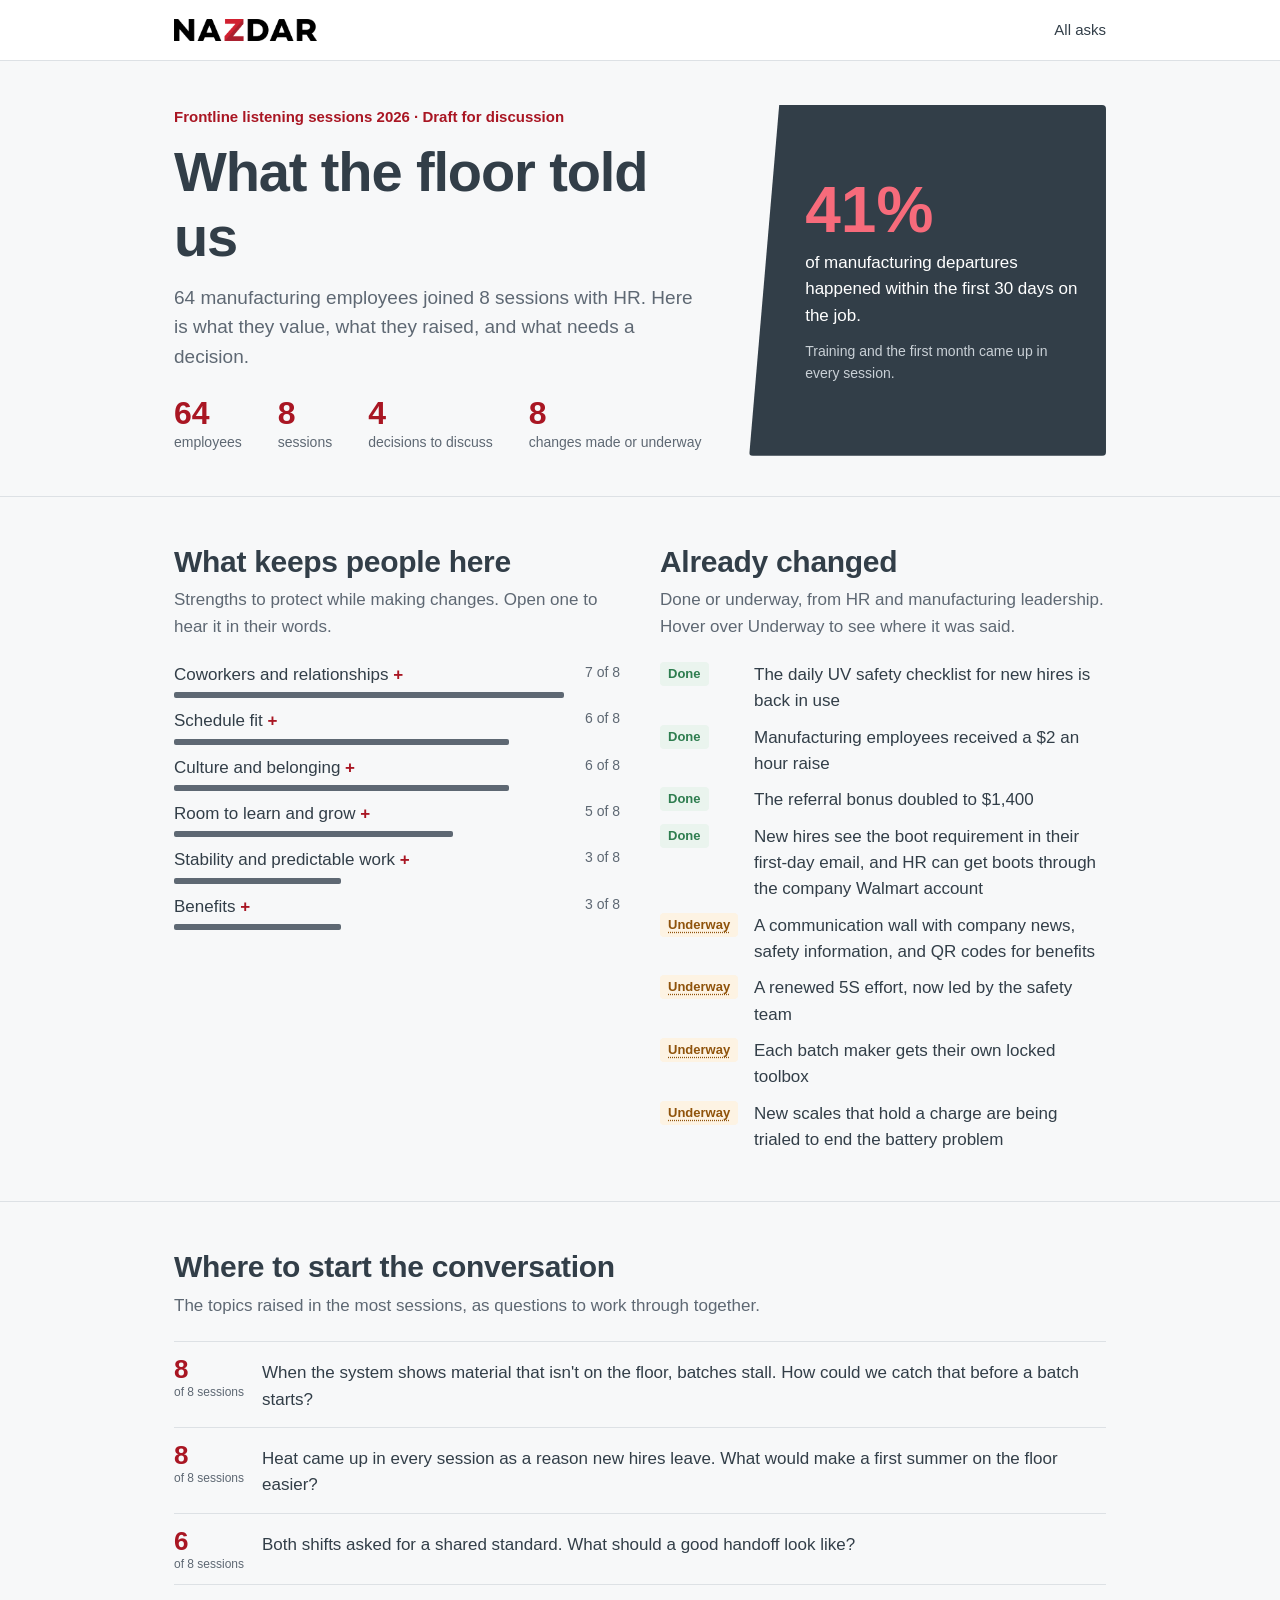
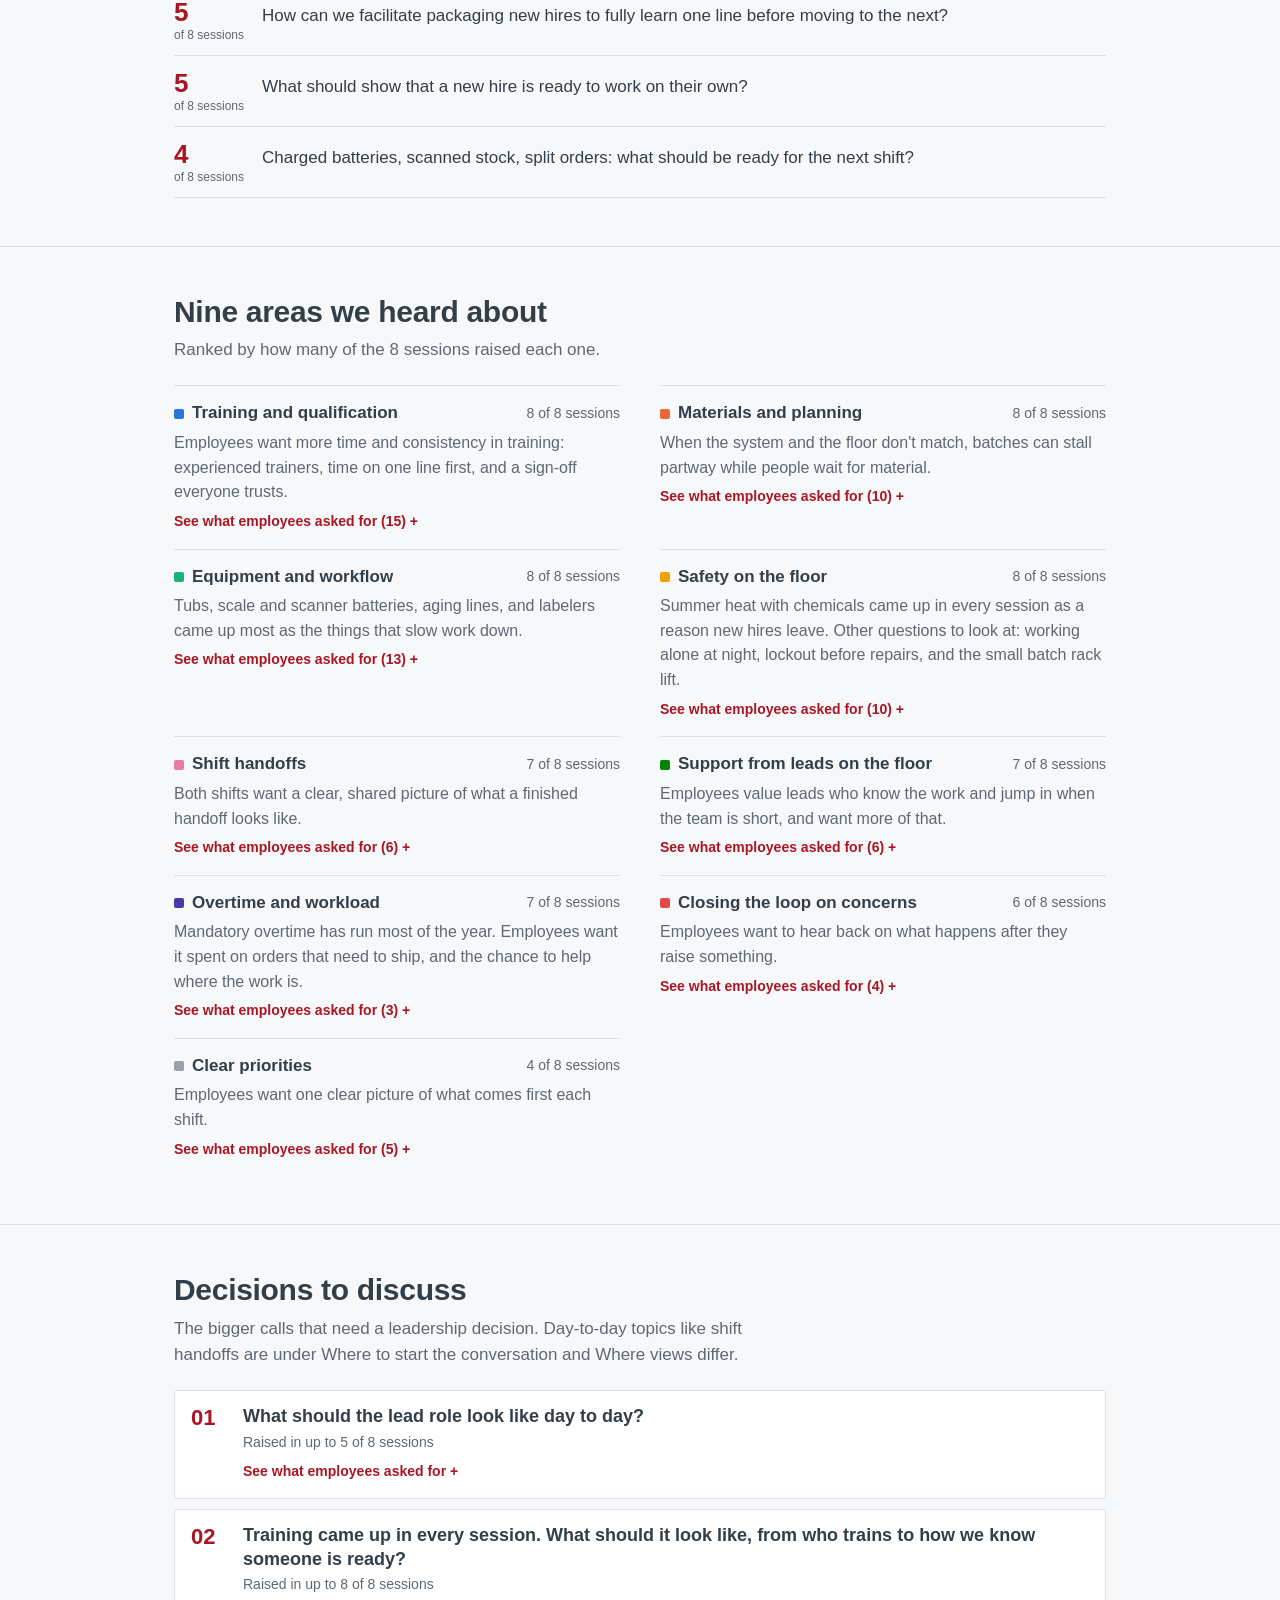
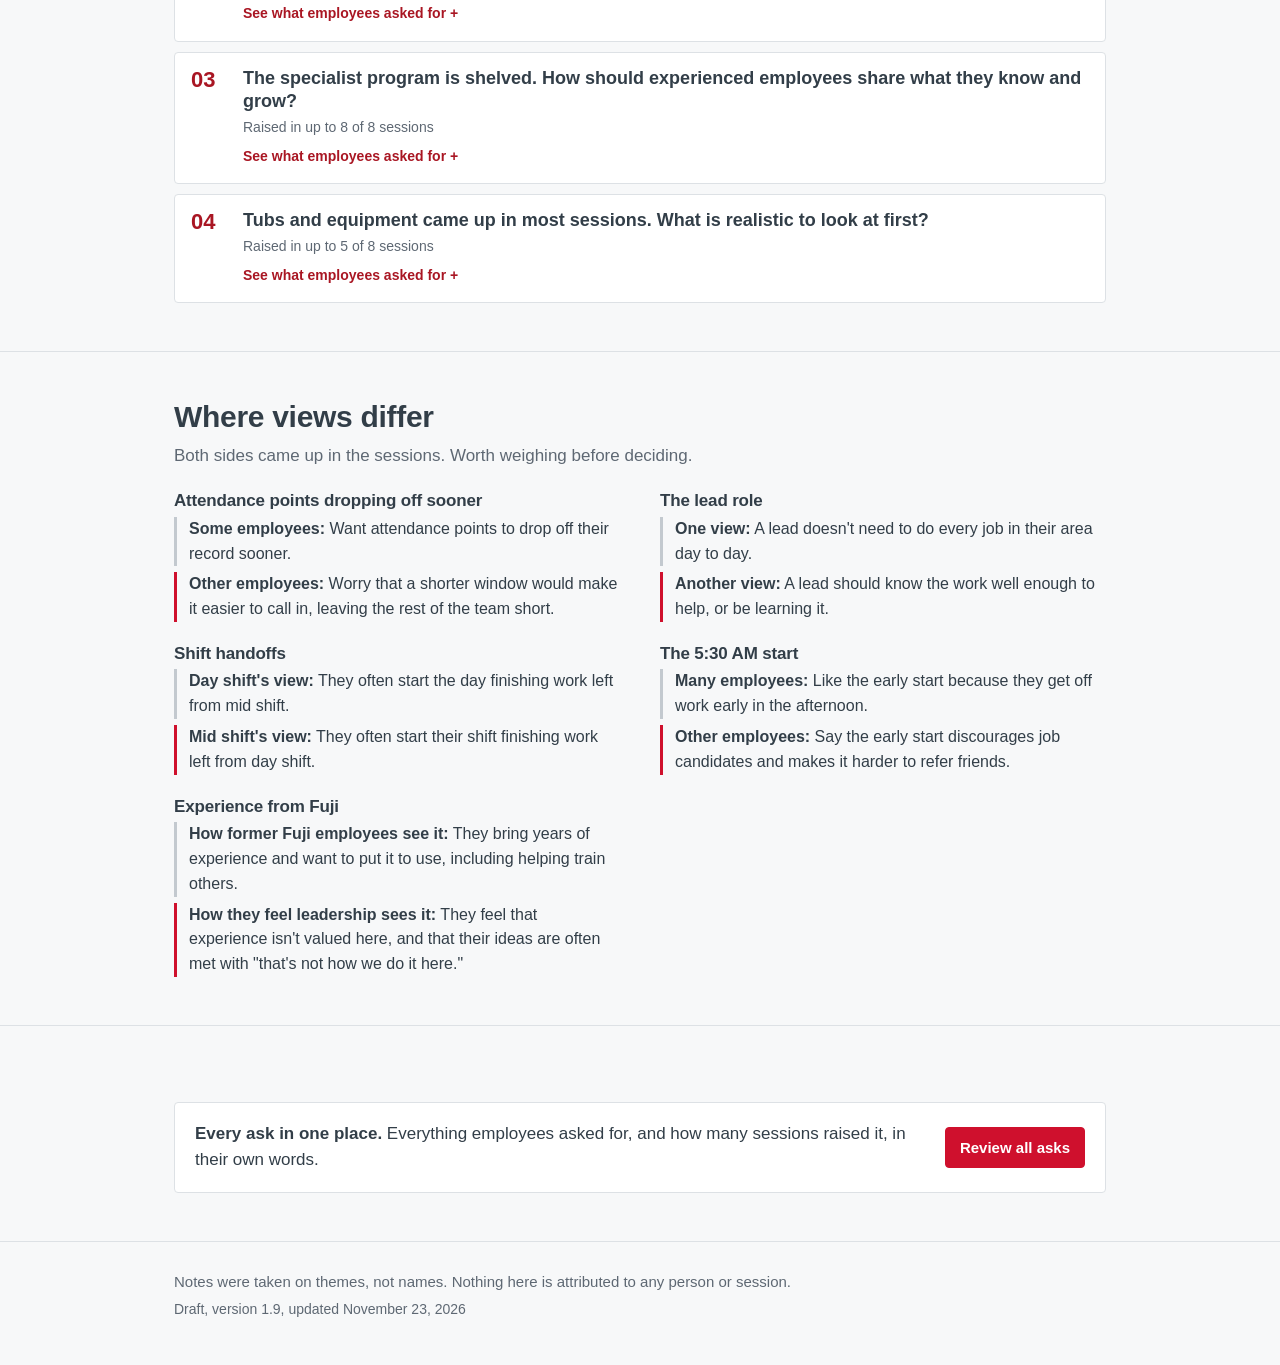
<file: index.html>
<!doctype html>
<html lang="en">
<head>
<meta charset="utf-8">
<meta name="color-scheme" content="light">
<meta name="viewport" content="width=device-width, initial-scale=1">
<title>What the floor told us | Nazdar Learning</title>
<meta name="description" content="Frontline listening sessions 2026: a short brief for manufacturing leadership.">
<link rel="stylesheet" href="style.css">
<style>
.hero { padding: 44px 0 40px; }
.hero .wrap { display: grid; grid-template-columns: minmax(0, 1.5fr) minmax(0, 1fr); gap: 40px; align-items: stretch; }
.kicker { color: var(--red-ink); font-weight: 700; font-size: 15px; margin-bottom: 12px; }
.hero h1 { font-size: clamp(36px, 5.5vw, 56px); letter-spacing: -0.02em; }
.hero .lede { font-size: 19px; margin-top: 14px; }
.facts { display: flex; flex-wrap: wrap; gap: 12px 36px; margin-top: 26px; }
.facts b { display: block; font-size: 32px; line-height: 1; color: var(--red-ink); }
.facts span { font-size: 14px; color: var(--ink-2); }
/* Signature diagonal cut */
.why { background: var(--band); color: var(--band-text); border-radius: var(--r); padding: 30px 28px 28px 56px; clip-path: polygon(30px 0, 100% 0, 100% 100%, 0 100%); display: flex; flex-direction: column; justify-content: center; }
.why b { font-size: 64px; line-height: 1; color: var(--band-accent); }
.why p { margin-top: 8px; font-size: 17px; }
.why small { display: block; margin-top: 12px; font-size: 14px; color: var(--band-dim); }

/* Value and progress: two columns side by side */
.pair { display: grid; grid-template-columns: repeat(2, minmax(0, 1fr)); gap: 40px; }
.keep { list-style: none; margin: 0; padding: 0; display: grid; gap: 10px; }
.keep > li summary { display: grid; grid-template-columns: minmax(0, 1fr) 52px; gap: 4px 10px; }
.keep > li summary > span::after { content: " +"; color: var(--red-ink); font-weight: 700; }
.keep > li details[open] summary > span::after { content: " (close)"; font-weight: 400; font-size: 14px; }
.keep > li summary:hover > span { text-decoration: underline; text-underline-offset: 3px; }
.said { list-style: none; margin: 8px 0 6px; padding: 0 0 0 12px; border-left: 3px solid var(--line-strong); display: grid; gap: 4px; font-size: 15px; color: var(--ink-2); }
.keep i { grid-column: 1 / -1; height: 6px; background: var(--ink-2); border-radius: 2px; }
.keep em { font-style: normal; text-align: right; color: var(--ink-2); font-size: 14px; }
.changes { list-style: none; margin: 0; padding: 0; display: grid; gap: 10px; }
.changes li { display: grid; grid-template-columns: 84px minmax(0, 1fr); gap: 10px; align-items: start; }
.changes .st { justify-self: start; }

/* Areas */
.areas { list-style: none; margin: 0; padding: 0; display: grid; grid-template-columns: repeat(2, minmax(0, 1fr)); gap: 0 40px; }
.areas > li { padding: 14px 0; border-top: 1px solid var(--line); }
.areas .nm { display: flex; align-items: center; justify-content: space-between; gap: 12px; font-weight: 700; }
.areas .nm em { font-style: normal; font-weight: 400; font-size: 14px; color: var(--ink-2); white-space: nowrap; }
.areas p { color: var(--ink-2); font-size: 16px; margin-top: 4px; }

/* Where to start: reach on the left, one question each */
.quick { list-style: none; margin: 0; padding: 0; border-top: 1px solid var(--line); }
.quick li { display: grid; grid-template-columns: 72px minmax(0, 1fr); gap: 16px; align-items: baseline; padding: 14px 0; border-bottom: 1px solid var(--line); }
.quick b { font-size: 26px; line-height: 1; color: var(--red-ink); }
.quick b small { display: block; font-size: 12px; font-weight: 400; color: var(--ink-2); margin-top: 4px; }

/* Click to open: the asks behind an area or a decision */
details > summary { list-style: none; cursor: pointer; }
details > summary::-webkit-details-marker { display: none; }
.open-asks { display: inline-block; margin-top: 6px; font-size: 14px; font-weight: 700; color: var(--red-ink); }
.open-asks::after { content: " +"; }
details[open] .open-asks::after { content: " (close)"; font-weight: 400; }
summary:hover .open-asks { text-decoration: underline; text-underline-offset: 3px; }
.asks { list-style: none; margin: 12px 0 4px; padding: 0; display: grid; gap: 8px; }
.asks li { background: var(--surface); border: 1px solid var(--line); border-radius: var(--r); padding: 10px 12px; display: grid; grid-template-columns: minmax(0, 1fr) auto; gap: 2px 12px; align-items: start; }
.asks .t { font-weight: 700; font-size: 15px; }
.asks .m { font-size: 13px; color: var(--ink-2); }

/* Decisions */
.decisions { list-style: none; margin: 0; padding: 0; display: grid; gap: 10px; counter-reset: d; }
.decisions > li { counter-increment: d; display: grid; grid-template-columns: 40px minmax(0, 1fr); gap: 12px; background: var(--surface); border: 1px solid var(--line); border-radius: var(--r); padding: 14px 16px; }
.decisions > li::before { content: counter(d, decimal-leading-zero); font-size: 22px; font-weight: 700; color: var(--red-ink); line-height: 1.2; }
.decisions b { display: block; font-size: 18px; line-height: 1.3; }
.decisions summary > span { font-size: 14px; color: var(--ink-2); }
.decisions summary > .open-asks { color: var(--red-ink); }

/* Views */
.views { display: grid; grid-template-columns: repeat(2, minmax(0, 1fr)); gap: 22px 40px; }
.views h3 { font-size: 17px; margin-bottom: 6px; }
.views p { font-size: 16px; padding-left: 12px; border-left: 3px solid var(--line-strong); margin-top: 6px; }
.views p + p { border-color: var(--red); }
.views p b { font-weight: 700; }

/* Next */
.input { margin-top: 28px; display: flex; flex-wrap: wrap; align-items: center; gap: 12px 20px; background: var(--surface); border: 1px solid var(--line); border-radius: var(--r); padding: 18px 20px; }
.input p { flex: 1 1 320px; }

@media (max-width: 900px) {
  .hero .wrap { grid-template-columns: minmax(0, 1fr); gap: 24px; }
  .why { clip-path: none; padding: 24px; }
}
@media (max-width: 760px) {
  .pair, .areas, .views { grid-template-columns: minmax(0, 1fr); }
  .quick li { grid-template-columns: 56px minmax(0, 1fr); }
  .hero { padding: 32px 0 28px; }
  .why b { font-size: 52px; }
  .top .right a { display: none; }
}
</style>
</head>
<body>
<header class="top">
  <div class="wrap">
    <img src="logo/nazdar.png" alt="Nazdar" width="143" height="22">
    <div class="right">
      <a href="asks.html" class="n-asks">All asks</a>
    </div>
  </div>
</header>

<main>
  <section class="hero">
    <div class="wrap">
      <div>
        <p class="kicker">Frontline listening sessions 2026 · Draft for discussion</p>
        <h1>What the floor told us</h1>
        <p class="lede">64 manufacturing employees joined 8 sessions with HR. Here is what they value, what they raised, and what needs a decision.</p>
        <div class="facts num" id="facts"></div>
      </div>
      <aside class="why" aria-label="Why it matters">
        <b class="num">41%</b>
        <p>of manufacturing departures happened within the first 30 days on the job.</p>
        <small>Training and the first month came up in every session.</small>
      </aside>
    </div>
  </section>

  <section class="block">
    <div class="wrap pair">
      <div>
        <div class="head">
          <h2>What keeps people here</h2>
          <p class="lede">Strengths to protect while making changes. Open one to hear it in their words.</p>
        </div>
        <ul class="keep num" id="keep"></ul>
      </div>
      <div>
        <div class="head">
          <h2>Already changed</h2>
          <p class="lede">Done or underway, from HR and manufacturing leadership. Hover over Underway to see where it was said.</p>
        </div>
        <ul class="changes" id="changes"></ul>
      </div>
    </div>
  </section>

  <section class="block">
    <div class="wrap">
      <div class="head">
        <h2>Where to start the conversation</h2>
        <p class="lede">The topics raised in the most sessions, as questions to work through together.</p>
      </div>
      <ul class="quick" id="quick"></ul>
    </div>
  </section>

  <section class="block">
    <div class="wrap">
      <div class="head">
        <h2>Nine areas we heard about</h2>
        <p class="lede">Ranked by how many of the 8 sessions raised each one.</p>
      </div>
      <ul class="areas" id="areas"></ul>
    </div>
  </section>

  <section class="block">
    <div class="wrap">
      <div class="head">
        <h2>Decisions to discuss</h2>
        <p class="lede">The bigger calls that need a leadership decision. Day-to-day topics like shift handoffs are under Where to start the conversation and Where views differ.</p>
      </div>
      <ol class="decisions" id="decisions"></ol>
    </div>
  </section>

  <section class="block">
    <div class="wrap">
      <div class="head">
        <h2>Where views differ</h2>
        <p class="lede">Both sides came up in the sessions. Worth weighing before deciding.</p>
      </div>
      <div class="views" id="views"></div>
    </div>
  </section>

  <section class="block">
    <div class="wrap">
      <div class="input">
        <p><b>Every ask in one place.</b> Everything employees asked for, and how many sessions raised it, in their own words.</p>
        <a class="btn primary n-asks" href="asks.html">Review all asks</a>
      </div>
    </div>
  </section>
</main>

<footer>
  <div class="wrap">
    <p>Notes were taken on themes, not names. Nothing here is attributed to any person or session.</p>
    <p style="margin-top:6px;font-size:14px" id="ver"></p>
  </div>
</footer>

<script src="data.js"></script>
<script>
(function () {
  var D = window.LISTENING_DATA;
  var $ = function (id) { return document.getElementById(id); };
  var esc = function (s) { return String(s).replace(/[&<>"]/g, function (c) { return { "&": "&amp;", "<": "&lt;", ">": "&gt;", '"': "&quot;" }[c]; }); };

  $("facts").innerHTML = [[64, "employees"], [8, "sessions"], [D.DECISIONS.length, "decisions to discuss"], [D.DONE.length + D.UNDERWAY.length, "changes made or underway"]]
    .map(function (f) { return "<div><b>" + f[0] + "</b><span>" + f[1] + "</span></div>"; }).join("");

  // Each reason opens to a few things employees said, in their words.
  $("keep").innerHTML = D.KEEP.map(function (k) {
    return '<li><details><summary><span>' + esc(k[0]) + "</span><em>" + k[1] + ' of 8</em><i style="width:' + (k[1] / 8 * 100) + '%"></i></summary><ul class="said">' +
      (D.KEEP_SAY[k[0]] || []).map(function (q) { return "<li>&ldquo;" + esc(q) + "&rdquo;</li>"; }).join("") + "</ul></details></li>";
  }).join("");

  // The asks behind an area or decision. Reach only, never which session, so nothing traces to a group.
  var label = function (st) { return st === "In motion" ? "Underway" : st; };
  var tone = function (st) { return st === "Done" ? "st-done" : st === "In motion" ? "st-motion" : "st-idle"; };
  var askList = function (items) {
    return '<ul class="asks">' + items.map(function (i) {
      return '<li><span class="t">' + esc(i.t) + '</span>' + proofBadge(i.st, i.t) + '<span class="m">Raised in ' + i.s.length + " of 8 sessions.</span></li>";
    }).join("") + "</ul>";
  };
  var bySessions = function (a, b) { return b.s.length - a.s.length; };
  // Underway badge with its proof quote on hover or focus.
  var proofBadge = function (st, key) {
    var p = st === "In motion" && D.PROOF && D.PROOF[key];
    if (!p) return '<span class="st ' + tone(st) + '">' + esc(label(st)) + "</span>";
    return '<span class="st ' + tone(st) + ' proof" tabindex="0" aria-label="Underway. Proof: ' + esc(p.q) + " " + esc(p.who) + '">' + esc(label(st)) +
      '<span class="tip" aria-hidden="true">“' + esc(p.q) + "”<i>" + esc(p.who) + "</i></span></span>";
  };

  $("changes").innerHTML = D.DONE.map(function (t) { return '<li><span class="st st-done">Done</span><span>' + esc(t) + "</span></li>"; }).join("") +
    D.UNDERWAY.map(function (t) { return "<li>" + proofBadge("In motion", t) + "<span>" + esc(t) + "</span></li>"; }).join("");

  $("areas").innerHTML = D.AREAS.map(function (a, n) {
    var asks = D.ITEMS.filter(function (i) { return i.a === a[2]; }).sort(bySessions);
    return '<li><details><summary><div class="nm"><span style="display:flex;align-items:center"><span class="sw" style="background:var(--a' + (n + 1) + ')"></span>' + esc(a[0]) +
      "</span><em>" + a[1] + " of 8 sessions</em></div><p>" + esc(D.SUMMARY[a[2]]) + '</p><span class="open-asks">See what employees asked for (' + asks.length + ")</span></summary>" + askList(asks) + "</details></li>";
  }).join("");

  // Problems as open questions, not answers. No owners or effort: leadership decides those.
  $("quick").innerHTML = D.QUICK.map(function (w) {
    return '<li><b class="num">' + w[1] + "<small>of 8 sessions</small></b><span>" + esc(w[0]) + "</span></li>";
  }).join("");

  // Each decision shows how widely its related asks came up.
  var find = function (keys) { return keys.map(function (k) { return D.ITEMS.find(function (i) { return i.t.indexOf(k) === 0; }); }).filter(Boolean); };
  $("decisions").innerHTML = D.DECISIONS.map(function (d) {
    var reach = find(d[1]).reduce(function (m, x) { return Math.max(m, x.s.length); }, 0);
    var asks = find(d[1]).sort(bySessions);
    return "<li><details><summary><b>" + esc(d[0]) + "</b><span>Raised in up to " + reach + ' of 8 sessions</span><br><span class="open-asks">See what employees asked for</span></summary>' + askList(asks) + "</details></li>";
  }).join("");

  $("views").innerHTML = D.SPLITS.map(function (s) {
    return "<div><h3>" + esc(s.t) + "</h3><p><b>" + esc(s.la) + ":</b> " + esc(s.a) + "</p><p><b>" + esc(s.lb) + ":</b> " + esc(s.b) + "</p></div>";
  }).join("");


  $("ver").textContent = "Draft, version " + D.VERSION + ", updated " + D.UPDATED;


})();
</script>
</body>
</html>
</file>
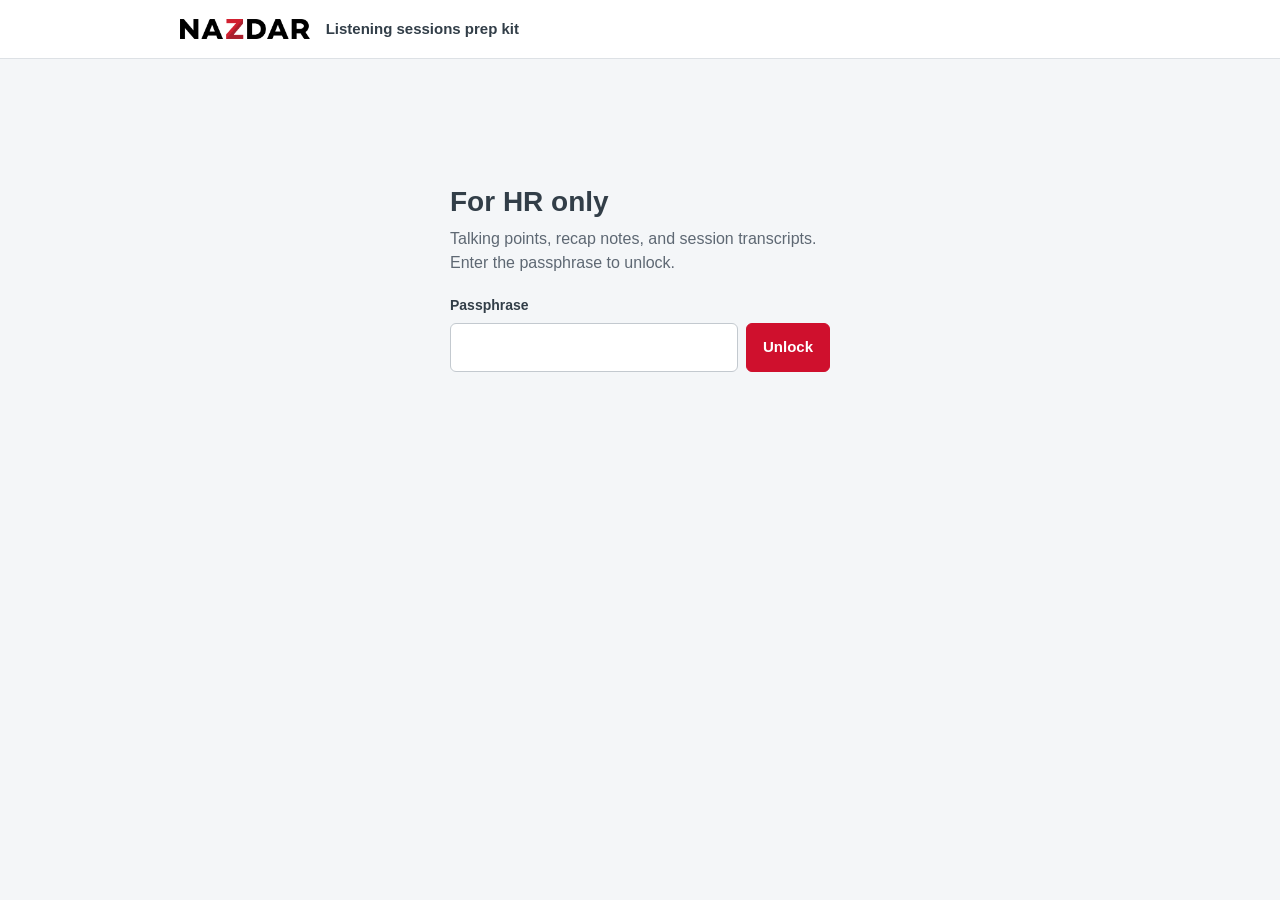
<file: prep/index.html>
<!doctype html>
<html lang="en">
<head>
<meta charset="utf-8">
<meta name="viewport" content="width=device-width, initial-scale=1">
<meta name="robots" content="noindex, nofollow">
<meta name="color-scheme" content="light">
<title>Prep Kit | Nazdar Learning</title>
<style>
/* Light only, on purpose: this is read in meeting rooms and printed. */
:root {
  --red: #CF102D; --red-ink: #A91623; --ink: #323E48; --ink-2: #5E6873; --page: #F4F6F8; --surface: #FFFFFF;
  --line: #DDE1E5; --line-strong: #C3C9CF; --mark: #FFF1A8; --focus: #007CBA;
  --blue: #2a78d6; --blue-bg: #EEF4FB; --green: #2E7D4F; --green-bg: #EAF4EE;
  --font: Campton, Calibri, Arial, Helvetica, sans-serif; --r: 6px;
  color-scheme: light;
}
* { box-sizing: border-box; }
[hidden] { display: none !important; }
html, body { overflow-x: clip; }
body { margin: 0; background: var(--page); color: var(--ink); font: 400 16px/1.5 var(--font); -webkit-font-smoothing: antialiased; }
h1, h2, h3 { margin: 0; line-height: 1.2; }
p { margin: 0; }
button { font: inherit; }
:focus-visible { outline: 2px solid var(--focus); outline-offset: 2px; }
.wrap { max-width: 960px; margin: 0 auto; padding: 0 20px; }
.sr { position: absolute; width: 1px; height: 1px; overflow: hidden; clip: rect(0 0 0 0); }

.top { background: var(--surface); border-bottom: 1px solid var(--line); position: sticky; top: 0; z-index: 10; }
.top .wrap { display: flex; align-items: center; gap: 16px; height: 58px; }
.top img { height: 20px; width: auto; }
.top .name { font-weight: 700; font-size: 15px; }
.tabs { display: flex; gap: 4px; margin-left: auto; }
.tab { white-space: nowrap; border: 0; background: none; padding: 8px 14px; border-radius: var(--r); font-weight: 700; font-size: 15px; color: var(--ink-2); cursor: pointer; }
.tab[aria-selected="true"] { background: var(--ink); color: #FFFFFF; }
.lock { border: 1px solid var(--line-strong); background: var(--surface); color: var(--ink); border-radius: var(--r); padding: 6px 10px; font-size: 14px; cursor: pointer; }

/* Unlock */
.gate { max-width: 420px; margin: 14vh auto 0; padding: 0 20px; }
.gate h1 { font-size: 28px; margin-bottom: 8px; }
.gate p { color: var(--ink-2); margin-bottom: 18px; }
.gate label { font-weight: 700; font-size: 14px; }
.gate-row { display: flex; gap: 8px; margin-top: 6px; }
input { flex: 1; min-width: 0; font: inherit; font-size: 17px; color: var(--ink); background: var(--surface); border: 1px solid var(--line-strong); border-radius: var(--r); padding: 11px 13px; }
input::placeholder { color: var(--ink-2); }
.btn { font-weight: 700; font-size: 15px; padding: 10px 16px; border-radius: var(--r); border: 1px solid var(--red); background: var(--red); color: #FFFFFF; cursor: pointer; }
.err { color: var(--red-ink); font-size: 14px; margin-top: 10px; min-height: 1.5em; }

/* Cheat sheet */
.sheet { padding: 28px 0 60px; display: grid; gap: 36px; }
.sec h2 { font-size: 22px; margin-bottom: 4px; }
.sec > p { color: var(--ink-2); margin-bottom: 14px; }
.rules { list-style: none; margin: 0; padding: 0; display: grid; grid-template-columns: repeat(2, minmax(0, 1fr)); gap: 10px; }
.rules li { background: var(--surface); border: 1px solid var(--line); border-radius: var(--r); padding: 12px 14px; }
.rules .say { font-weight: 700; color: var(--green); }
.rules .not { display: block; font-size: 14px; color: var(--ink-2); margin-top: 2px; }
.nums { display: grid; grid-template-columns: repeat(3, minmax(0, 1fr)); gap: 10px; }
.nums div { background: var(--surface); border: 1px solid var(--line); border-radius: var(--r); padding: 14px 16px; }
.nums b { display: block; font-size: 30px; line-height: 1.1; color: var(--red-ink); }
.nums span { font-size: 14px; color: var(--ink-2); }
.topic { background: var(--surface); border: 1px solid var(--line); border-left: 4px solid var(--blue); border-radius: var(--r); margin-bottom: 10px; }
.topic summary { list-style: none; cursor: pointer; padding: 14px 16px; display: flex; justify-content: space-between; gap: 12px; align-items: baseline; }
.topic summary::-webkit-details-marker { display: none; }
.topic summary h3 { font-size: 18px; }
.topic summary span { font-size: 14px; color: var(--red-ink); font-weight: 700; white-space: nowrap; }
.topic summary span::after { content: "Open"; }
.topic[open] summary span::after { content: "Close"; }
.topic .body { padding: 0 16px 16px; display: grid; gap: 12px; }
.topic dt { font-size: 13px; font-weight: 700; color: var(--ink-2); margin-bottom: 2px; }
.topic dd { margin: 0; }
.topic ul { margin: 0; padding-left: 18px; }
.topic .hr { background: var(--blue-bg); border-radius: var(--r); padding: 10px 12px; }
.topic .qa { background: var(--green-bg); border-radius: var(--r); padding: 10px 12px; }
.find { justify-self: start; border: 1px solid var(--line-strong); background: var(--surface); border-radius: var(--r); padding: 6px 12px; font-size: 14px; font-weight: 700; cursor: pointer; color: var(--ink); }
.views { display: grid; grid-template-columns: repeat(2, minmax(0, 1fr)); gap: 12px; }
.views div { background: var(--surface); border: 1px solid var(--line); border-radius: var(--r); padding: 14px 16px; }
.views h3 { font-size: 16px; margin-bottom: 6px; }
.views p { font-size: 15px; margin-top: 6px; }
.views .opt { color: var(--blue); font-weight: 700; }
.decs { margin: 0; padding-left: 22px; display: grid; gap: 6px; }

/* Hallmark · genre: modern-minimal · macrostructure: Index-First · theme: custom (Nazdar)
 * vibe: "calm instrument panel for a tense room" · paper oklch(97.6% 0.004 250) · signal oklch(54% 0.21 25) red
 * display + body: Calibri stack (Campton not embedded) · kbd: Consolas · nav: tabs in bar · footer: Ft2 inline
 * pre-emit critique: P4 H5 E4 S5 R5 V4
 */
.srch {
  --color-paper:   oklch(97.6% 0.004 250);
  --color-surface: oklch(99.6% 0.002 250);
  --color-ink:     oklch(35% 0.025 250);   /* Nazdar Dark Gray */
  --color-ink-2:   oklch(50% 0.02 250);
  --color-rule:    oklch(89.5% 0.008 250);
  --color-rule-2:  oklch(80% 0.012 250);
  --color-signal:  oklch(54% 0.21 25);     /* Nazdar Red, fills and marks only */
  --color-signal-ink: oklch(46% 0.18 23);  /* Nazdar Dark Red, text */
  --color-mark:    oklch(94% 0.1 95);
  --color-day:     oklch(50% 0.14 255);
  --color-mid:     oklch(45% 0.15 290);
  --color-bar:     oklch(70% 0.03 250);
  --color-focus:   oklch(52% 0.13 240);
  --font-kbd: Consolas, "Courier New", monospace;
  --space-3xs: 0.25rem; --space-2xs: 0.5rem; --space-xs: 0.75rem; --space-sm: 1rem; --space-md: 1.5rem; --space-lg: 2rem;
  --text-xs: 0.75rem; --text-sm: 0.875rem; --text-md: 1rem; --text-lg: 1.125rem; --text-xl: 1.375rem;
  --radius: 6px;
  --ease-out: cubic-bezier(0.16, 1, 0.3, 1); --dur: 160ms;
  background: var(--color-paper);
  color: var(--color-ink);
}
.srch .wrap { max-width: 1240px; }
.srch :focus-visible { outline: 2px solid var(--color-focus); outline-offset: 2px; }

/* Query bar */
.bar { position: sticky; top: 58px; z-index: 5; background: var(--color-paper); border-bottom: 1px solid var(--color-rule); padding: var(--space-md) 0 var(--space-sm); }
.field { display: flex; align-items: center; gap: var(--space-2xs); background: var(--color-surface); border: 1px solid var(--color-rule-2); border-radius: var(--radius); padding: 0 var(--space-2xs) 0 var(--space-sm); transition: border-color var(--dur) var(--ease-out); }
.field:hover { border-color: var(--color-ink-2); }
.field:focus-within { border-color: var(--color-ink); box-shadow: 0 0 0 3px oklch(35% 0.025 250 / 0.08); }
.field input { flex: 1; min-width: 0; border: 0; background: transparent; color: var(--color-ink); font: inherit; font-size: var(--text-xl); padding: var(--space-sm) 0; }
.field input::placeholder { color: var(--color-ink-2); }
.field input:focus-visible { outline: none; }
.kbd { font-family: var(--font-kbd); font-size: var(--text-xs); color: var(--color-ink-2); border: 1px solid var(--color-rule-2); border-bottom-width: 2px; border-radius: 4px; padding: 0 var(--space-3xs); line-height: 1.5; }
.field button { border: 0; background: none; color: var(--color-ink-2); font: inherit; font-size: var(--text-sm); font-weight: 700; padding: var(--space-2xs) var(--space-xs); border-radius: var(--radius); cursor: pointer; }
.field button:hover { color: var(--color-ink); background: var(--color-paper); }
.field button:active { transform: translateY(1px); }
.also { font-size: var(--text-sm); color: var(--color-ink-2); margin: var(--space-2xs) 0 0; min-height: 1.4em; }
.also b { color: var(--color-ink); font-weight: 400; }

/* Where it came up: a nine-column readout. Bar height is the hit count. */
.strip { display: grid; grid-template-columns: repeat(8, minmax(0, 1fr)); margin-top: var(--space-sm); border: 1px solid var(--color-rule); border-radius: var(--radius); background: var(--color-surface); overflow: hidden; }
.cell2 { position: relative; display: grid; grid-template-rows: 34px auto auto; align-items: end; gap: var(--space-3xs); border: 0; border-left: 1px solid var(--color-rule); background: none; color: var(--color-ink); font: inherit; padding: var(--space-2xs) var(--space-2xs) var(--space-2xs); cursor: pointer; text-align: left; transition: background var(--dur) var(--ease-out); }
.cell2:first-child { border-left: 0; }
.cell2 .rail { display: flex; align-items: flex-end; height: 34px; }
.cell2 .rail i { display: block; width: 100%; max-width: 44px; min-height: 2px; background: var(--color-bar); border-radius: 2px 2px 0 0; }
.cell2 .lab { display: flex; justify-content: space-between; align-items: baseline; gap: var(--space-3xs); font-size: var(--text-xs); line-height: 1.2; white-space: nowrap; }
.cell2 .lab b { font-size: var(--text-sm); }
.cell2 .lab span { color: var(--color-ink-2); }
.cell2 .n { font-size: var(--text-md); font-weight: 700; }
.cell2:hover:not(:disabled) { background: var(--color-paper); }
.cell2:hover:not(:disabled) .rail i { background: var(--color-ink-2); }
.cell2[aria-pressed="true"] { background: var(--color-paper); box-shadow: inset 0 -3px 0 var(--color-signal); }
.cell2[aria-pressed="true"] .rail i { background: var(--color-signal); }
.cell2:disabled { cursor: default; color: var(--color-ink-2); }
.cell2:disabled .n { opacity: 0.45; }

/* Result type: a segmented control */
.kinds { display: flex; flex-wrap: wrap; align-items: center; gap: var(--space-xs); margin-top: var(--space-sm); }
.seg { display: inline-flex; border: 1px solid var(--color-rule-2); border-radius: var(--radius); overflow: hidden; background: var(--color-surface); }
.kind { border: 0; border-left: 1px solid var(--color-rule-2); background: none; color: var(--color-ink); font: inherit; font-size: var(--text-sm); padding: var(--space-3xs) var(--space-xs); cursor: pointer; white-space: nowrap; }
.kind:first-child { border-left: 0; }
.kind b { margin-left: var(--space-3xs); color: var(--color-ink-2); font-weight: 400; }
.kind:hover { background: var(--color-paper); }
.kind[aria-selected="true"] { background: var(--color-ink); color: var(--color-surface); }
.kind[aria-selected="true"] b { color: var(--color-surface); }
.kinds .clearsess { border: 0; background: none; font: inherit; font-size: var(--text-sm); font-weight: 700; color: var(--color-signal-ink); cursor: pointer; padding: var(--space-3xs) 0; text-decoration: underline; text-underline-offset: 3px; }
.kinds .hint { margin-left: auto; font-size: var(--text-xs); color: var(--color-ink-2); display: flex; gap: var(--space-2xs); align-items: center; }

/* List and reader */
.panes { display: grid; grid-template-columns: minmax(0, 1.1fr) minmax(0, 1fr); gap: var(--space-lg); padding-top: var(--space-sm); align-items: start; }
.list { border-top: 1px solid var(--color-rule); }
.row { display: grid; grid-template-columns: 76px minmax(0, 1fr); gap: var(--space-xs); padding: var(--space-xs) var(--space-xs) var(--space-xs) var(--space-sm); border-bottom: 1px solid var(--color-rule); cursor: pointer; position: relative; transition: background var(--dur) var(--ease-out); }
.row:hover { background: var(--color-surface); }
.row[aria-selected="true"] { background: var(--color-surface); }
.row[aria-selected="true"]::before { content: ""; position: absolute; left: 0; top: -1px; bottom: -1px; width: 3px; background: var(--color-signal); }
.tag { font-size: var(--text-xs); line-height: 1.3; padding-top: 2px; }
.tag b { display: block; font-size: var(--text-sm); color: var(--color-ink); }
.tag.day span { color: var(--color-day); }
.tag.mid span { color: var(--color-mid); }
.tag.hr span, .tag.tp span { color: var(--color-signal-ink); }
.row .x { font-size: var(--text-md); line-height: 1.5; display: -webkit-box; -webkit-line-clamp: 3; -webkit-box-orient: vertical; overflow: hidden; }
.row .m { font-size: var(--text-xs); color: var(--color-ink-2); margin-top: var(--space-3xs); }
.row .slot:empty { display: none; }
.row .slot { grid-column: 1 / -1; margin-top: var(--space-2xs); padding: var(--space-sm); border: 1px solid var(--color-rule); border-radius: var(--radius); background: var(--color-paper); }
.morebtn { display: block; width: 100%; margin-top: var(--space-xs); border: 1px solid var(--color-rule-2); background: var(--color-surface); border-radius: var(--radius); padding: var(--space-xs); font: inherit; font-weight: 700; font-size: var(--text-sm); color: var(--color-ink); cursor: pointer; }
.morebtn:hover { border-color: var(--color-ink-2); }

.reader { position: sticky; top: 300px; max-height: calc(100vh - 320px); overflow: auto; background: var(--color-surface); border: 1px solid var(--color-rule); border-radius: var(--radius); padding: var(--space-md); }
.reader:empty { display: none; }
.reader h3 { font-size: var(--text-lg); }
.reader .sub { font-size: var(--text-sm); color: var(--color-ink-2); margin-top: var(--space-3xs); }
.script { margin-top: var(--space-sm); border-top: 1px solid var(--color-rule); }
.line { display: grid; grid-template-columns: 104px minmax(0, 1fr); gap: var(--space-xs); padding: var(--space-2xs) 0; border-bottom: 1px solid var(--color-rule); font-size: var(--text-md); line-height: 1.5; }
.line .who { font-size: var(--text-xs); color: var(--color-ink-2); padding-top: 3px; overflow-wrap: anywhere; }
.line.hit { background: var(--color-mark); margin: 0 calc(var(--space-md) * -1); padding-left: var(--space-md); padding-right: var(--space-md); border-bottom-color: transparent; }
.acts { display: flex; flex-wrap: wrap; gap: var(--space-2xs); margin-top: var(--space-sm); }
.act { border: 1px solid var(--color-rule-2); background: var(--color-surface); color: var(--color-ink); border-radius: var(--radius); padding: var(--space-2xs) var(--space-xs); font: inherit; font-size: var(--text-sm); font-weight: 700; cursor: pointer; }
.act:hover { border-color: var(--color-ink-2); }
.act:active { transform: translateY(1px); }
.act.main { background: var(--color-ink); border-color: var(--color-ink); color: var(--color-surface); }
.act.main:hover { background: oklch(28% 0.025 250); }
.reader blockquote { margin: var(--space-sm) 0 0; font-size: var(--text-lg); line-height: 1.5; border-left: 3px solid var(--color-signal); padding-left: var(--space-sm); }
.reader .rel { margin-top: var(--space-sm); font-size: var(--text-sm); }
.reader .rel p { color: var(--color-ink-2); margin-bottom: var(--space-3xs); }
.reader .rel ul { margin: 0; padding-left: var(--space-sm); display: grid; gap: var(--space-3xs); }
.reader dl { margin: var(--space-xs) 0 0; display: grid; gap: var(--space-xs); }
.reader dt { font-size: var(--text-xs); font-weight: 700; color: var(--color-ink-2); }
.reader dd { margin: var(--space-3xs) 0 0; }

/* Empty state: an index of starting points */
.start { padding: var(--space-lg) 0; max-width: 820px; }
.start h2 { font-size: var(--text-xl); }
.start > p { color: var(--color-ink-2); margin-top: var(--space-3xs); max-width: 62ch; }
.starts { list-style: none; margin: var(--space-md) 0 0; padding: 0; display: grid; grid-template-columns: repeat(3, minmax(0, 1fr)); border-top: 1px solid var(--color-rule); }
.starts li { border-bottom: 1px solid var(--color-rule); }
.starts button { width: 100%; text-align: left; border: 0; background: none; padding: var(--space-xs) var(--space-xs) var(--space-xs) 0; cursor: pointer; font: inherit; font-weight: 700; color: var(--color-ink); }
.starts button span { display: block; font-weight: 400; font-size: var(--text-sm); color: var(--color-ink-2); }
.starts button:hover { color: var(--color-signal-ink); }
.recent { margin-top: var(--space-md); font-size: var(--text-sm); color: var(--color-ink-2); display: flex; flex-wrap: wrap; gap: var(--space-2xs); align-items: center; }
.recent button { border: 0; background: none; font: inherit; color: var(--color-signal-ink); font-weight: 700; cursor: pointer; padding: 0; text-decoration: underline; text-underline-offset: 3px; }
.none2 { padding: var(--space-lg) 0; }
.none2 b { font-size: var(--text-lg); }
.none2 p { color: var(--color-ink-2); margin-top: var(--space-3xs); }
.srch .foot { margin: var(--space-lg) auto var(--space-lg); font-size: var(--text-xs); color: var(--color-ink-2); border-top: 1px solid var(--color-rule); padding-top: var(--space-sm); }

@media (prefers-reduced-motion: reduce) { .srch * { transition: none !important; } }

@media (max-width: 900px) {
  .panes { grid-template-columns: minmax(0, 1fr); }
  .reader { display: none; }
  .bar { position: static; }
  .strip { display: flex; overflow-x: auto; scrollbar-width: none; }
  .cell2 { flex: 0 0 68px; grid-template-rows: 22px auto auto; }
  .cell2 .rail { height: 22px; }
  .starts { grid-template-columns: repeat(2, minmax(0, 1fr)); }
  .kinds .hint, .field .kbd { display: none; }
}
@media (max-width: 520px) {
  .row { grid-template-columns: 58px minmax(0, 1fr); padding-left: var(--space-xs); }
  .line { grid-template-columns: minmax(0, 1fr); gap: 0; }
  .field input { font-size: var(--text-lg); }
  .seg { width: 100%; }
  .kind { flex: 1; padding: var(--space-3xs) var(--space-2xs); }
  .kind b { display: block; margin: 0; }
}

mark { background: var(--mark); color: inherit; border-radius: 2px; padding: 0 1px; }

@media (max-width: 680px) {
  .wrap { padding: 0 14px; }
  .top .name { display: none; }
  .rules, .views { grid-template-columns: minmax(0, 1fr); }
  .nums { grid-template-columns: repeat(2, minmax(0, 1fr)); }
  .ask input { font-size: 17px; }
  .tab { padding: 8px 8px; font-size: 14px; }
  .top .wrap { gap: 8px; }
  .top img { height: 15px; }
  .lock { padding: 5px 8px; }
}
@media print {
  .top, .bar, .find { display: none; }
  .topic { break-inside: avoid; }
  .topic .body { display: grid !important; }
}
</style>
</head>
<body>
<header class="top">
  <div class="wrap">
    <img src="../logo/nazdar.png" alt="Nazdar" width="130" height="20">
    <span class="name">Listening sessions prep kit</span>
    <div class="tabs" role="tablist" id="tabs" hidden>
      <button class="tab" role="tab" id="t-sheet" aria-controls="sheet" aria-selected="true">Cheat sheet</button>
      <button class="tab" role="tab" id="t-search" aria-controls="search" aria-selected="false">Search</button>
    </div>
    <button class="lock" type="button" id="lock" hidden>Lock</button>
  </div>
</header>

<form class="gate" id="gate">
  <h1>For HR only</h1>
  <p>Talking points, recap notes, and session transcripts. Enter the passphrase to unlock.</p>
  <label for="pass">Passphrase</label>
  <div class="gate-row">
    <!-- Shared passphrase, not a personal login: keep password managers off this field. -->
    <input type="password" id="pass" autocomplete="off" data-bwignore="true" data-lpignore="true" data-1p-ignore required>
    <button class="btn" type="submit" id="go">Unlock</button>
  </div>
  <p class="err" id="err" role="alert"></p>
</form>

<main class="wrap" id="sheet" role="tabpanel" aria-labelledby="t-sheet" hidden>
  <div class="sheet">
    <div class="sec">
      <h2>Before you walk in</h2>
      <p>Wording that keeps the conversation on the work, not on a word.</p>
      <ul class="rules">
        <li><span class="say">Say "PTO scheduling."</span><span class="not">Not "holiday time off."</span></li>
        <li><span class="say">Say "the specialist program is shelved."</span><span class="not">Not "paused" or "on hold."</span></li>
        <li><span class="say">Say "new hires can buy boots on the Walmart account."</span><span class="not">Not "boots are on hand."</span></li>
        <li><span class="say">Bring questions, not answers.</span><span class="not">Leave fixes, owners, and effort to them. Guessing could offend.</span></li>
        <li><span class="say">Say "it came up in 6 of 8 sessions."</span><span class="not">Never a name, a session, or a department.</span></li>
        <li><span class="say">Open with what people value.</span><span class="not">Coworkers came up in 7 of 8 sessions. Then what's already changed.</span></li>
      </ul>
    </div>
    <div class="sec">
      <h2>Numbers to know</h2>
      <p>Each one is on the leader brief, so they will see the same figures.</p>
      <div class="nums num" id="nums"></div>
    </div>
    <div class="sec">
      <h2>Hot topics</h2>
      <p>What we know, what HR suggests, and how to answer the likely pushback. Find examples pulls up what people actually said.</p>
      <div id="topics"></div>
    </div>
    <div class="sec">
      <h2>Where views differ</h2>
      <p>Exactly as the brief shows them. Our options are in the hot topics above.</p>
      <div class="views" id="views"></div>
    </div>
    <div class="sec">
      <h2>Decisions on the table</h2>
      <p>The six questions on the leader brief.</p>
      <ol class="decs" id="decs"></ol>
    </div>
  </div>
</main>

<main class="srch" id="search" role="tabpanel" aria-labelledby="t-search" hidden>
  <div class="bar">
    <div class="wrap">
      <div class="field">
        <label class="sr" for="q">Search the sessions</label>
        <input type="search" id="q" placeholder="Search every session: Fuji PTO, trainer pay, the lift..." autocomplete="off">
        <span class="kbd" aria-hidden="true">/</span>
        <button type="button" id="qclear" hidden>Clear</button>
      </div>
      <p class="also" id="also"></p>
      <div class="strip" id="strip" role="group" aria-label="Where it came up. Pick a session to see only that one."></div>
      <div class="kinds" id="kinds" role="tablist" aria-label="Result type"></div>
    </div>
  </div>
  <div class="wrap panes">
    <div>
      <div class="list" id="list" role="listbox" aria-label="Results"></div>
    </div>
    <aside class="reader" id="reader" aria-live="polite" aria-label="Selected result"></aside>
  </div>
  <p class="wrap foot" id="foot"></p>
</main>

<script src="../data.js"></script>
<script>
(function () {
  var $ = function (id) { return document.getElementById(id); };
  var esc = function (s) { return String(s).replace(/[&<>"]/g, function (c) { return { "&": "&amp;", "<": "&lt;", ">": "&gt;", '"': "&quot;" }[c]; }); };
  var D = window.LISTENING_DATA, K = null;

  // Decrypt: salt(16) | iv(12) | AES-GCM ciphertext of gzipped JSON. Built by tools/build-prep.mjs.
  async function unlock(pass) {
    var buf = new Uint8Array(await (await fetch("kit.enc", { cache: "no-store" })).arrayBuffer());
    var base = await crypto.subtle.importKey("raw", new TextEncoder().encode(pass), "PBKDF2", false, ["deriveKey"]);
    var key = await crypto.subtle.deriveKey({ name: "PBKDF2", salt: buf.slice(0, 16), iterations: 600000, hash: "SHA-256" }, base, { name: "AES-GCM", length: 256 }, false, ["decrypt"]);
    var plain = await crypto.subtle.decrypt({ name: "AES-GCM", iv: buf.slice(16, 28) }, key, buf.slice(28));
    return JSON.parse(await new Response(new Blob([plain]).stream().pipeThrough(new DecompressionStream("gzip"))).text());
  }
  $("gate").onsubmit = async function (e) {
    e.preventDefault();
    $("err").textContent = "Unlocking..."; $("go").disabled = true;
    try {
      K = await unlock($("pass").value);
      try { sessionStorage.setItem("prep-pass", $("pass").value); } catch (x) {}
      start();
    } catch (x) { $("err").textContent = "That passphrase did not work. Check it and try again."; }
    $("go").disabled = false;
  };
  $("lock").onclick = function () { try { sessionStorage.removeItem("prep-pass"); } catch (x) {} location.reload(); };
  try { var saved = sessionStorage.getItem("prep-pass"); if (saved) { $("pass").value = saved; $("gate").requestSubmit(); } } catch (x) {}

  // Tabs
  var show = function (which) {
    ["sheet", "search"].forEach(function (p) { $(p).hidden = p !== which; $("t-" + p).setAttribute("aria-selected", String(p === which)); });
    if (which === "search") $("q").focus();
  };
  $("t-sheet").onclick = function () { show("sheet"); };
  $("t-search").onclick = function () { show("search"); };

  var sess = {}, active = "";
  function start() {
    $("gate").hidden = true; $("tabs").hidden = false; $("lock").hidden = false;
    K.sessions.forEach(function (s) { sess[s.k] = s; });
    sheet(); searchSetup(); show("sheet");
  }

  // ---------- Cheat sheet ----------
  function sheet() {
    var training = D.AREAS[0];
    $("nums").innerHTML = [
      [64, "employees took part"], ["8", "sessions: 6 day shift, 2 mid shift"], ["41%", "of manufacturing departures happen in the first 30 days"],
      [D.ITEMS.length, "asks collected"], [D.DONE.length + D.UNDERWAY.length, "changes already made or underway"], [training[1] + " of 8", training[0].toLowerCase() + " came up"]
    ].map(function (n) { return "<div><b>" + n[0] + "</b><span>" + esc(n[1]) + "</span></div>"; }).join("");

    $("topics").innerHTML = K.topics.map(function (t, n) {
      return '<details class="topic"' + (n === 0 ? " open" : "") + "><summary><h3>" + esc(t.title) + "</h3><span aria-hidden=\"true\"></span></summary><div class=\"body\">" +
        "<p>" + esc(t.said) + "</p>" +
        (t.facts.length ? "<dl><dt>What we know</dt><dd><ul>" + t.facts.map(function (f) { return "<li>" + esc(f) + "</li>"; }).join("") + "</ul></dd></dl>" : "") +
        (t.hr ? '<dl class="hr"><dt>What HR suggests</dt><dd>' + esc(t.hr) + "</dd></dl>" : "") +
        (t.ifTheySay ? '<dl class="qa"><dt>If they say</dt><dd>“' + esc(t.ifTheySay) + "”</dd><dt style=\"margin-top:8px\">We can answer</dt><dd>" + esc(t.weSay) + "</dd></dl>" : "") +
        (t.find ? '<button type="button" class="find" data-find="' + esc(t.find) + '">Find examples of "' + esc(t.find) + '"</button>' : "") +
        "</div></details>";
    }).join("");
    $("topics").onclick = function (e) {
      var b = e.target.closest("[data-find]"); if (!b) return;
      $("q").value = b.dataset.find; show("search"); run();
    };

    $("views").innerHTML = D.SPLITS.map(function (s) {
      return "<div><h3>" + esc(s.t) + "</h3><p><b>" + esc(s.la) + ":</b> " + esc(s.a) + "</p><p><b>" + esc(s.lb) + ":</b> " + esc(s.b) + "</p>" +
        (s.opt ? '<p><span class="opt">Our option:</span> ' + esc(s.opt) + "</p>" : "") + "</div>";
    }).join("");

    $("decs").innerHTML = D.DECISIONS.map(function (d) { return "<li>" + esc(d[0]) + "</li>"; }).join("");
  }

  // ---------- Search ----------
  // Words people use for the same thing. Searching any word also searches its group.
  var SYN = [
    ["pto", "holiday", "holidays", "time off", "vacation", "seniority"],
    ["fuji", "acquisition", "acquired", "grandfathered"],
    ["specialist", "specialists", "trainer", "trainers", "training"],
    ["boots", "boot", "steel toe", "steel toes", "shoes"],
    ["lift", "hoist", "crane", "rack lift"],
    ["heat", "hot", "temperature", "sweat", "summer"],
    ["pay", "wage", "wages", "raise", "money", "dollars", "bonus"],
    ["lead", "leads", "supervisor", "supervisors"],
    ["points", "attendance", "call in", "no call", "tardy"],
    ["5:30", "early start", "start time", "530", "crossover"],
    ["tubs", "tub"],
    ["scale", "scales", "battery", "batteries", "charger"],
    ["handoff", "hand off", "shift change", "cleanup", "clean up", "mess"],
    ["safety", "unsafe", "injury", "hurt", "ppe", "lockout", "lock out"],
    ["material", "materials", "raw material", "inventory", "skid", "skids"],
    ["dvs", "morning meeting", "huddle"],
    ["referral", "referrals", "refer", "hiring", "job fair", "candidates"],
    ["mid shift", "mid-shift", "midshift", "second shift", "night shift"]
  ];
  var STOP = ["the", "and", "who", "what", "when", "where", "why", "how", "did", "does", "said", "say", "about", "mentioned", "mention", "talk", "talked", "was", "were", "any", "for", "with", "that", "this", "our", "they", "them", "from", "anyone", "someone", "is", "it", "of", "to", "in", "on", "a", "an"];
  var expand = function (q) {
    return q.toLowerCase().replace(/[?.,!"]/g, " ").split(/\s+/).filter(function (w) { return w.length > 1 && STOP.indexOf(w) < 0; }).map(function (w) {
      var g = SYN.find(function (grp) { return grp.some(function (s) { return s === w || (w.length > 3 && s.indexOf(w) === 0); }); });
      return g ? g.concat(w) : [w];
    });
  };
  var rx = function (terms) { return new RegExp("(" + terms.map(function (t) { return t.replace(/[.*+?^${}()|[\]\\]/g, "\\$&"); }).sort(function (a, b) { return b.length - a.length; }).join("|") + ")", "gi"); };
  // Every query word (or a synonym) must appear; more distinct matches rank higher.
  var score = function (text, groups) {
    var t = text.toLowerCase(), s = 0;
    for (var i = 0; i < groups.length; i++) {
      var hit = groups[i].filter(function (w) { return t.indexOf(w) > -1; }).length;
      if (!hit) return 0;
      s += hit;
    }
    return s;
  };
  var hl = function (text, re) { return re ? esc(text).replace(re, "<mark>$1</mark>") : esc(text); };
  var title = function (k) { var s = sess[k]; return s.name + ", " + s.label + ", " + s.shift.toLowerCase() + " shift"; };
  var tagFor = function (k) {
    var s = sess[k], c = s.shift === "Mid" ? "mid" : "day";
    return '<span class="tag ' + c + '"><b>' + esc(s.label) + "</b><span>" + (s.shift === "Mid" ? "Mid shift" : "Day shift") + "</span></span>";
  };

  var S = { q: "", re: null, groups: [], kind: "all", sess: "", sel: 0, limit: 50, items: [], ctx: 6 };
  var order = function () { return K.sessions.map(function (s) { return s.k; }); };
  var narrow = matchMedia("(max-width: 900px)");
  var RECENT = "prep-recent";
  var recent = function () { try { return JSON.parse(localStorage.getItem(RECENT) || "[]"); } catch (x) { return []; } };
  var remember = function (q) {
    if (!q) return;
    try { localStorage.setItem(RECENT, JSON.stringify([q].concat(recent().filter(function (r) { return r !== q; })).slice(0, 6))); } catch (x) {}
  };

  function searchSetup() {
    $("q").addEventListener("input", function () { S.sel = 0; S.limit = 50; S.ctx = 6; run(); });
    $("q").addEventListener("keydown", function (e) {
      if (e.key === "Escape") { $("q").value = ""; run(); }
      if (e.key === "ArrowDown" || e.key === "ArrowUp") { e.preventDefault(); move(e.key === "ArrowDown" ? 1 : -1); }
      if (e.key === "Enter") remember($("q").value.trim());
    });
    $("qclear").onclick = function () { $("q").value = ""; run(); $("q").focus(); };
    document.addEventListener("keydown", function (e) {
      if (e.key === "/" && !$("search").hidden && document.activeElement.tagName !== "INPUT") { e.preventDefault(); $("q").focus(); }
    });
    $("strip").onclick = function (e) {
      var b = e.target.closest("[data-s]"); if (!b || b.disabled) return;
      S.sess = S.sess === b.dataset.s ? "" : b.dataset.s; S.sel = 0; S.limit = 50; run();
    };
    $("kinds").onclick = function (e) {
      if (e.target.closest(".clearsess")) { S.sess = ""; S.sel = 0; run(); return; }
      var b = e.target.closest("[data-k]"); if (!b) return;
      S.kind = b.dataset.k; S.sel = 0; S.limit = 50; run();
    };
    $("list").addEventListener("click", function (e) {
      var go = e.target.closest("[data-go]");
      if (go) { $("q").value = go.dataset.go; run(); $("q").focus(); return; }
      if (e.target.closest(".morebtn")) { S.limit += 50; run(); return; }
      if (e.target.closest(".act") || e.target.closest("[data-topic]")) return readerClick(e);
      var r = e.target.closest(".row"); if (!r) return;
      S.sel = +r.dataset.n; S.ctx = 6; remember(S.q); paint();
    });
    $("reader").addEventListener("click", readerClick);
    $("foot").textContent = "Version " + D.VERSION + ". Data built " + K.built + " from " + K.recordings.length + " recordings and 8 recaps. Speaker names in transcripts come from the recording app and are often wrong. Recap notes have the checked names.";
    run();
  }

  function move(d) {
    if (!S.items.length) return;
    S.sel = Math.max(0, Math.min(Math.min(S.items.length, S.limit) - 1, S.sel + d)); S.ctx = 6; paint();
    var r = $("list").querySelector('[aria-selected="true"]'); if (r) r.scrollIntoView({ block: "nearest" });
  }

  // Build one ranked list of talking points, recap notes, and quotes.
  function run() {
    var q = $("q").value.trim();
    S.q = q; S.groups = q.length > 1 ? expand(q) : [];
    $("qclear").hidden = !q;
    if (!S.groups.length) { S.re = null; S.items = []; return home(); }
    S.re = rx([].concat.apply([], S.groups));
    var g = S.groups, all = [];
    K.topics.forEach(function (t, i) {
      var s = score([t.title, t.said, t.facts.join(" "), t.hr, t.ifTheySay, t.weSay].join(" "), g);
      if (s) all.push({ kind: "topic", i: i, s: s + 100, k: "" });
    });
    K.notes.forEach(function (n, i) { var s = score(n.h + " " + n.x, g); if (s) all.push({ kind: "note", i: i, s: s + 1, k: n.s }); });
    K.turns.forEach(function (t, i) { var s = score(t.x, g); if (s) all.push({ kind: "quote", i: i, s: s, k: K.recordings[t.src].s }); });
    all.sort(function (a, b) { return b.s - a.s; });

    // Synonyms the user did not type, shown so the extra matches make sense.
    var typed = q.toLowerCase();
    var extra = [].concat.apply([], g).filter(function (w, i, a) { return a.indexOf(w) === i && typed.indexOf(w) < 0; }).slice(0, 6);
    $("also").innerHTML = extra.length ? "Also matching <b>" + extra.map(esc).join("</b>, <b>") + "</b>" : "";

    // Where it came up, before the session filter is applied.
    var per = {}; all.forEach(function (x) { if (x.k) per[x.k] = (per[x.k] || 0) + 1; });
    var max = Math.max.apply(null, order().map(function (k) { return per[k] || 0; }).concat(1));
    $("strip").innerHTML = order().map(function (k) {
      // Bar height is the hit count, square-root scaled so one-off mentions still show.
      var n = per[k] || 0, h = n ? Math.max(8, Math.round(Math.sqrt(n / max) * 100)) : 0, s = sess[k];
      return '<button type="button" class="cell2" data-s="' + k + '" aria-pressed="' + (S.sess === k) + '"' + (n ? "" : " disabled") +
        ' aria-label="' + esc(title(k)) + ": " + n + ' results"><span class="rail"><i style="height:' + h + '%"></i></span><span class="lab"><b>' + esc(s.label) +
        "</b><span>" + s.shift + '</span></span><span class="n">' + n + "</span></button>";
    }).join("");

    var inS = all.filter(function (x) { return !S.sess || x.k === S.sess || x.kind === "topic"; });
    var count = function (kind) { return inS.filter(function (x) { return x.kind === kind; }).length; };
    $("kinds").innerHTML = '<span class="seg">' + [["all", "All", inS.length], ["topic", "Talking points", count("topic")], ["note", "Recap notes", count("note")], ["quote", "Quotes", count("quote")]].map(function (k) {
      return '<button type="button" class="kind" role="tab" data-k="' + k[0] + '" aria-selected="' + (S.kind === k[0]) + '">' + k[1] + "<b>" + k[2] + "</b></button>";
    }).join("") + "</span>" + (S.sess ? '<button type="button" class="clearsess">Show all sessions</button>' : "") +
      '<span class="hint" aria-hidden="true"><span class="kbd">/</span> search <span class="kbd">↑</span><span class="kbd">↓</span> move <span class="kbd">Esc</span> clear</span>';
    S.items = inS.filter(function (x) { return S.kind === "all" || x.kind === S.kind; });
    paint();
  }

  function rowHTML(x, n) {
    var tag, text, meta;
    if (x.kind === "topic") { var t = K.topics[x.i]; tag = '<span class="tag tp"><b>HR</b><span>Talking point</span></span>'; text = "<b>" + hl(t.title, S.re) + "</b> " + hl(t.hr || t.said, S.re); meta = "From the cheat sheet"; }
    else if (x.kind === "note") { var no = K.notes[x.i]; tag = tagFor(no.s); text = hl(no.x.replace(/\*\*/g, ""), S.re); meta = "Recap note" + (no.h ? ", " + esc(no.h.split(" / ").pop()) : ""); }
    else { var tu = K.turns[x.i]; tag = tagFor(x.k); text = "“" + hl(tu.x, S.re) + "”"; meta = "Quote at " + esc(tu.tm); }
    return '<div class="row" role="option" data-n="' + n + '" aria-selected="' + (n === S.sel) + '">' + tag + '<div><div class="x">' + text + '</div><div class="m">' + meta + '</div></div><div class="slot"></div></div>';
  }

  function paint() {
    if (!S.items.length) {
      $("list").innerHTML = '<div class="none2"><b>' + (S.sess ? "Nothing in this session." : "Nothing found.") + "</b><p>" +
        (S.sess ? "Pick another session above, or show all sessions." : "Try one word, like “tubs” or “points.”") + "</p></div>";
      $("reader").innerHTML = ""; return;
    }
    var shown = S.items.slice(0, S.limit);
    $("list").innerHTML = shown.map(rowHTML).join("") + (S.items.length > S.limit ? '<button type="button" class="morebtn">Show ' + Math.min(50, S.items.length - S.limit) + " more of " + S.items.length + "</button>" : "");
    var html = readerHTML(S.items[S.sel]);
    if (narrow.matches) { $("reader").innerHTML = ""; var slot = $("list").querySelector('[aria-selected="true"] .slot'); if (slot) slot.innerHTML = html; }
    else { $("reader").innerHTML = html; $("reader").style.top = (58 + document.querySelector(".bar").offsetHeight + 12) + "px"; }
    // Open the reader on the matched line, not the top of the window.
    var box = narrow.matches ? null : $("reader"), hit = box && box.querySelector(".line.hit");
    if (box) { box.scrollTop = 0; if (hit) box.scrollTop = hit.getBoundingClientRect().top - box.getBoundingClientRect().top - box.clientHeight / 3; }
  }

  // The reader: the full item, with the conversation around a quote.
  function readerHTML(x) {
    if (x.kind === "topic") {
      var t = K.topics[x.i];
      return "<h3>" + esc(t.title) + '</h3><p class="sub">Talking point from the cheat sheet</p><blockquote>' + hl(t.said, S.re) + "</blockquote><dl>" +
        (t.facts.length ? "<div><dt>What we know</dt><dd><ul>" + t.facts.map(function (f) { return "<li>" + hl(f, S.re) + "</li>"; }).join("") + "</ul></dd></div>" : "") +
        (t.hr ? "<div><dt>What HR suggests</dt><dd>" + hl(t.hr, S.re) + "</dd></div>" : "") +
        (t.ifTheySay ? "<div><dt>If they say</dt><dd>“" + esc(t.ifTheySay) + "”</dd></div><div><dt>We can answer</dt><dd>" + esc(t.weSay) + "</dd></div>" : "") +
        '</dl><div class="acts"><button type="button" class="act main" data-topic="' + esc(t.title) + '">Open on the cheat sheet</button></div>';
    }
    if (x.kind === "note") {
      var n = K.notes[x.i];
      var rel = K.notes.filter(function (o, j) { return j !== x.i && o.s === n.s && o.h === n.h; }).slice(0, 8);
      return "<h3>" + esc(title(n.s)) + '</h3><p class="sub">Recap note' + (n.h ? ": " + esc(n.h) : "") + "</p><blockquote>" + hl(n.x.replace(/\*\*/g, ""), S.re) + "</blockquote>" +
        (rel.length ? '<div class="rel"><p>Also in this part of the recap</p><ul>' + rel.map(function (o) { return "<li>" + hl(o.x.replace(/\*\*/g, ""), S.re) + "</li>"; }).join("") + "</ul></div>" : "") +
        '<div class="acts"><button type="button" class="act main" data-copy="note">Copy note</button></div>';
    }
    var tu = K.turns[x.i], r = K.recordings[tu.src], lines = [];
    for (var j = x.i - S.ctx; j <= x.i + S.ctx; j++) if (K.turns[j] && K.turns[j].src === tu.src) lines.push(j);
    return "<h3>" + esc(title(r.s)) + '</h3><p class="sub">Quote at ' + esc(tu.tm) + (r.phone ? ", from " + esc(r.phone) + "'s recording" : "") + '</p><div class="script">' +
      lines.map(function (j) { var t = K.turns[j]; return '<div class="line' + (j === x.i ? " hit" : "") + '"><span class="who">' + esc(t.sp) + "<br>" + esc(t.tm) + '</span><span class="say">' + hl(t.x, S.re) + "</span></div>"; }).join("") +
      '</div><div class="acts"><button type="button" class="act main" data-copy="quote">Copy quote</button><button type="button" class="act" data-ctx="1">Show more lines</button></div>';
  }

  function readerClick(e) {
    var b = e.target.closest("[data-copy],[data-ctx],[data-topic]"); if (!b) return;
    var x = S.items[S.sel];
    if (b.dataset.ctx) { S.ctx += 6; paint(); return; }
    if (b.dataset.topic) {
      show("sheet");
      var d = [].find.call(document.querySelectorAll(".topic"), function (o) { return o.querySelector("h3").textContent === b.dataset.topic; });
      if (d) { d.open = true; d.scrollIntoView({ block: "start" }); }
      return;
    }
    // Copied text carries the session, never the speaker, so it is safe to paste into chat.
    var text = x.kind === "note" ? K.notes[x.i].x.replace(/\*\*/g, "") : "“" + K.turns[x.i].x + "”";
    var src = title(x.kind === "note" ? K.notes[x.i].s : x.k);
    var done = function () { b.textContent = "Copied"; setTimeout(function () { b.textContent = x.kind === "note" ? "Copy note" : "Copy quote"; }, 1500); };
    try { navigator.clipboard.writeText(text + " (" + src + ")").then(done, function () { b.textContent = "Copy failed. Select the text instead."; }); } catch (err) { b.textContent = "Copy failed. Select the text instead."; }
  }

  function home() {
    $("also").innerHTML = ""; $("strip").innerHTML = ""; $("kinds").innerHTML = ""; $("reader").innerHTML = "";
    var starts = [["Fuji PTO", "Seniority and PTO approval"], ["specialist", "The shelved program"], ["trainer pay", "Who trains and why not"], ["lift", "The small batch rack lift"],
      ["heat", "Summer heat and chemicals"], ["5:30 start", "The early start time"], ["points", "Attendance points"], ["tubs", "Tub shortages"], ["handoff", "What each shift leaves"]];
    var rec = recent();
    $("list").innerHTML = '<div class="start"><h2>Search every session</h2><p>Type a word, a topic, or a question. Results show as you type, and the squares show which sessions it came up in.</p>' +
      '<ul class="starts">' + starts.map(function (s) { return '<li><button type="button" data-go="' + esc(s[0]) + '">' + esc(s[0]) + "<span>" + esc(s[1]) + "</span></button></li>"; }).join("") + "</ul>" +
      (rec.length ? '<div class="recent">Recent:' + rec.map(function (r) { return '<button type="button" data-go="' + esc(r) + '">' + esc(r) + "</button>"; }).join("") + "</div>" : "") + "</div>";
  }
})();
</script>
</body>
</html>
</file>
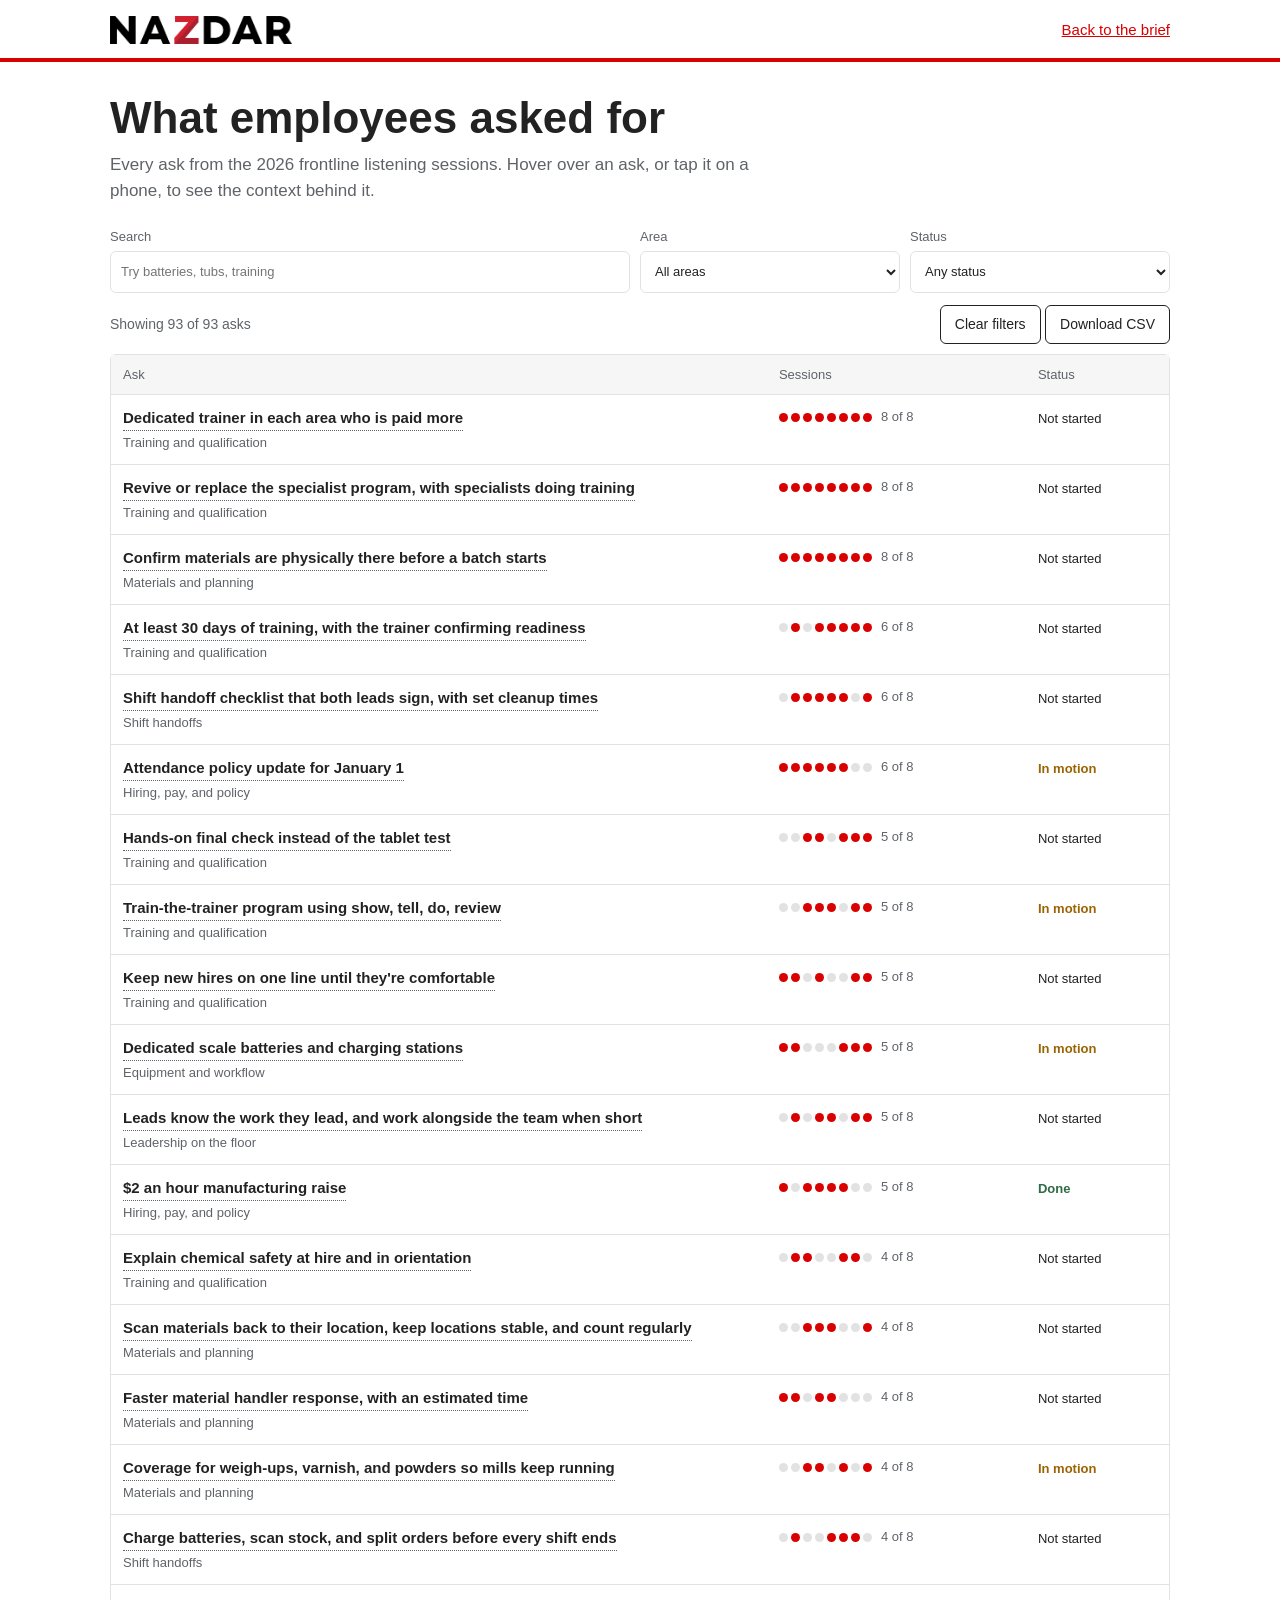
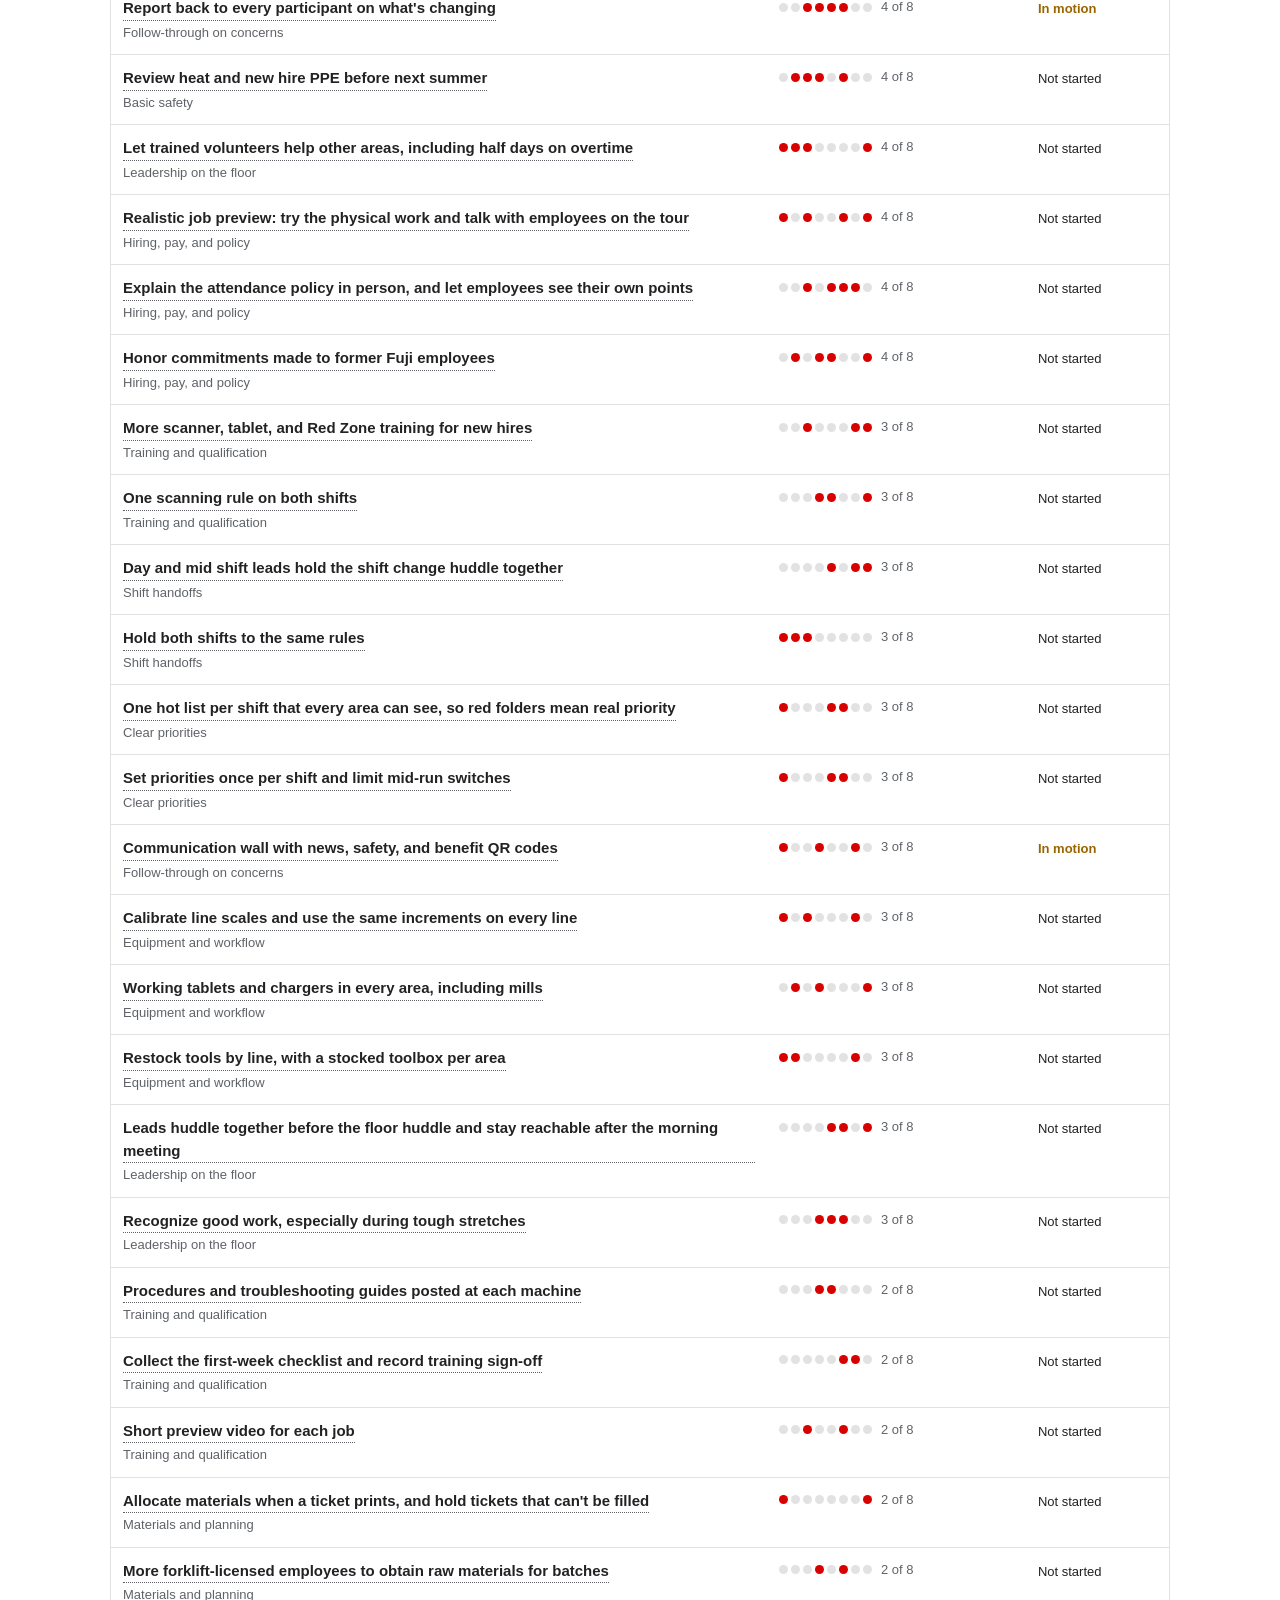
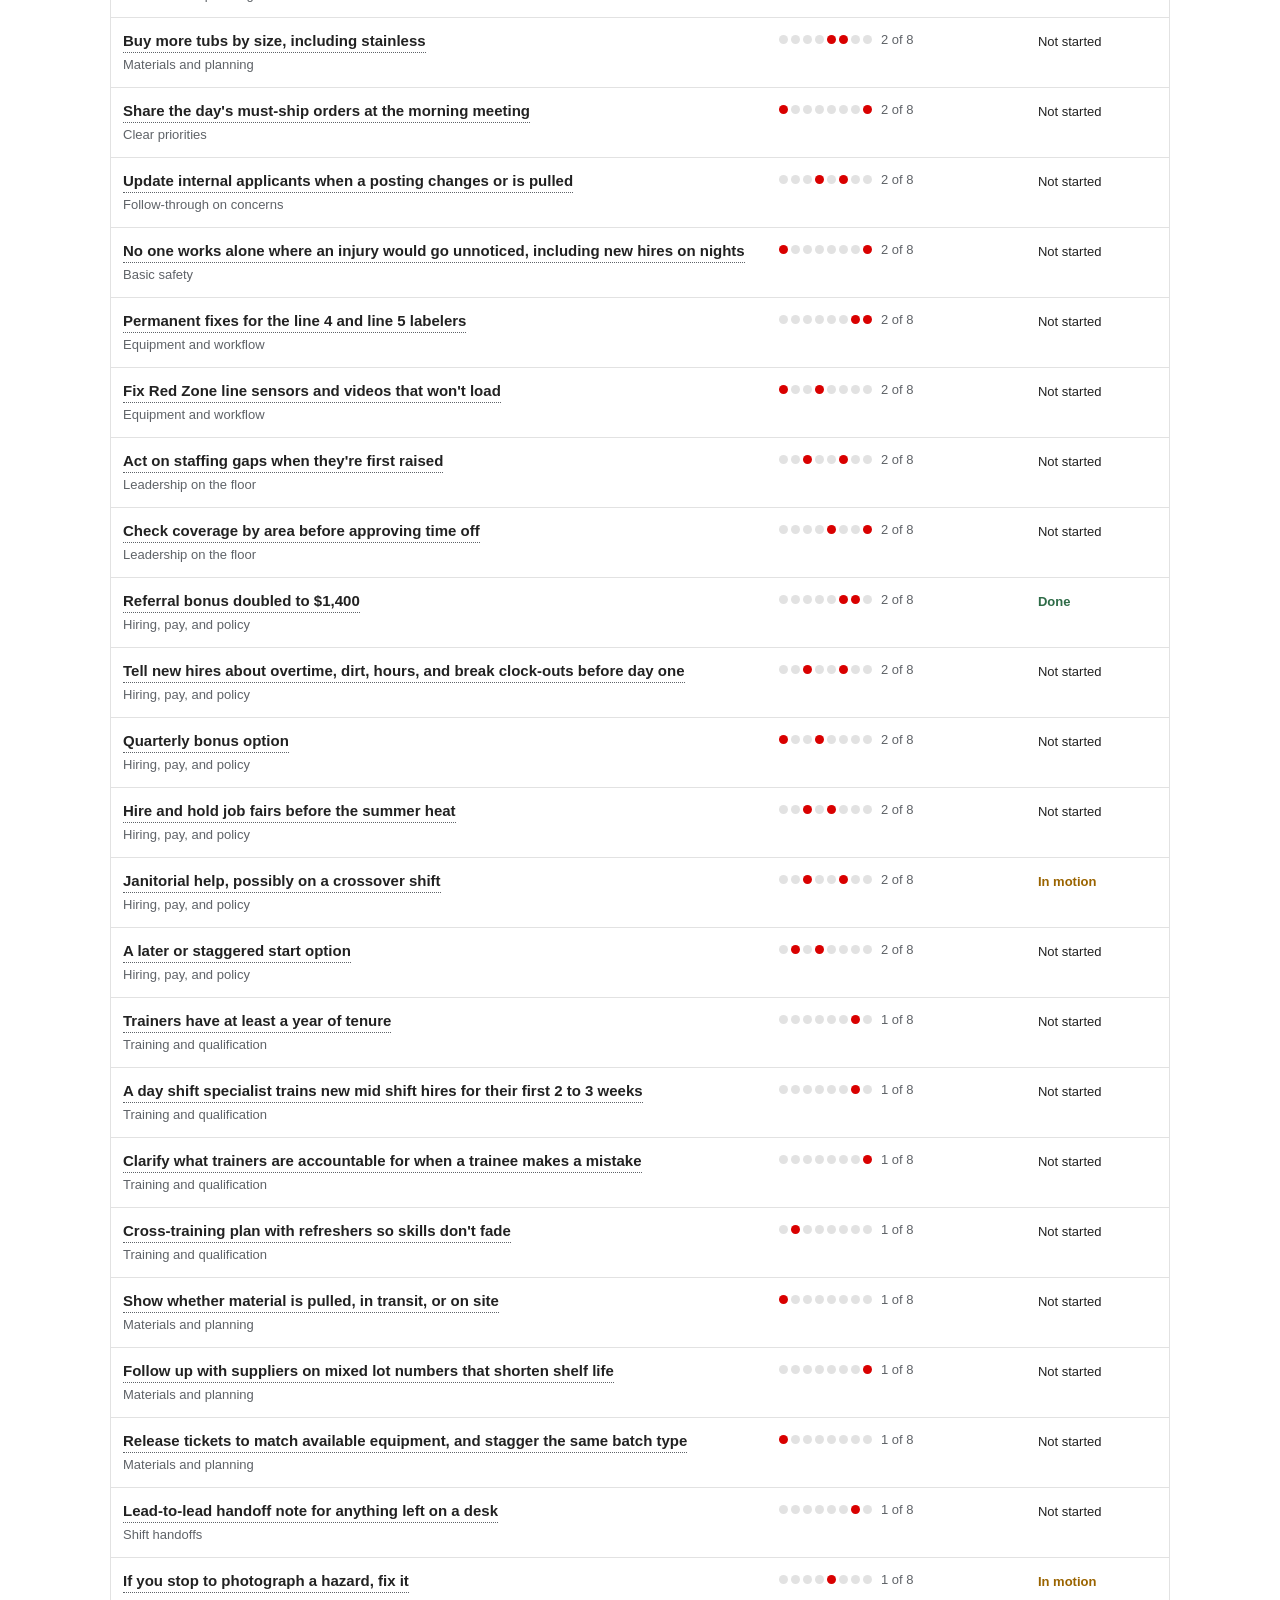
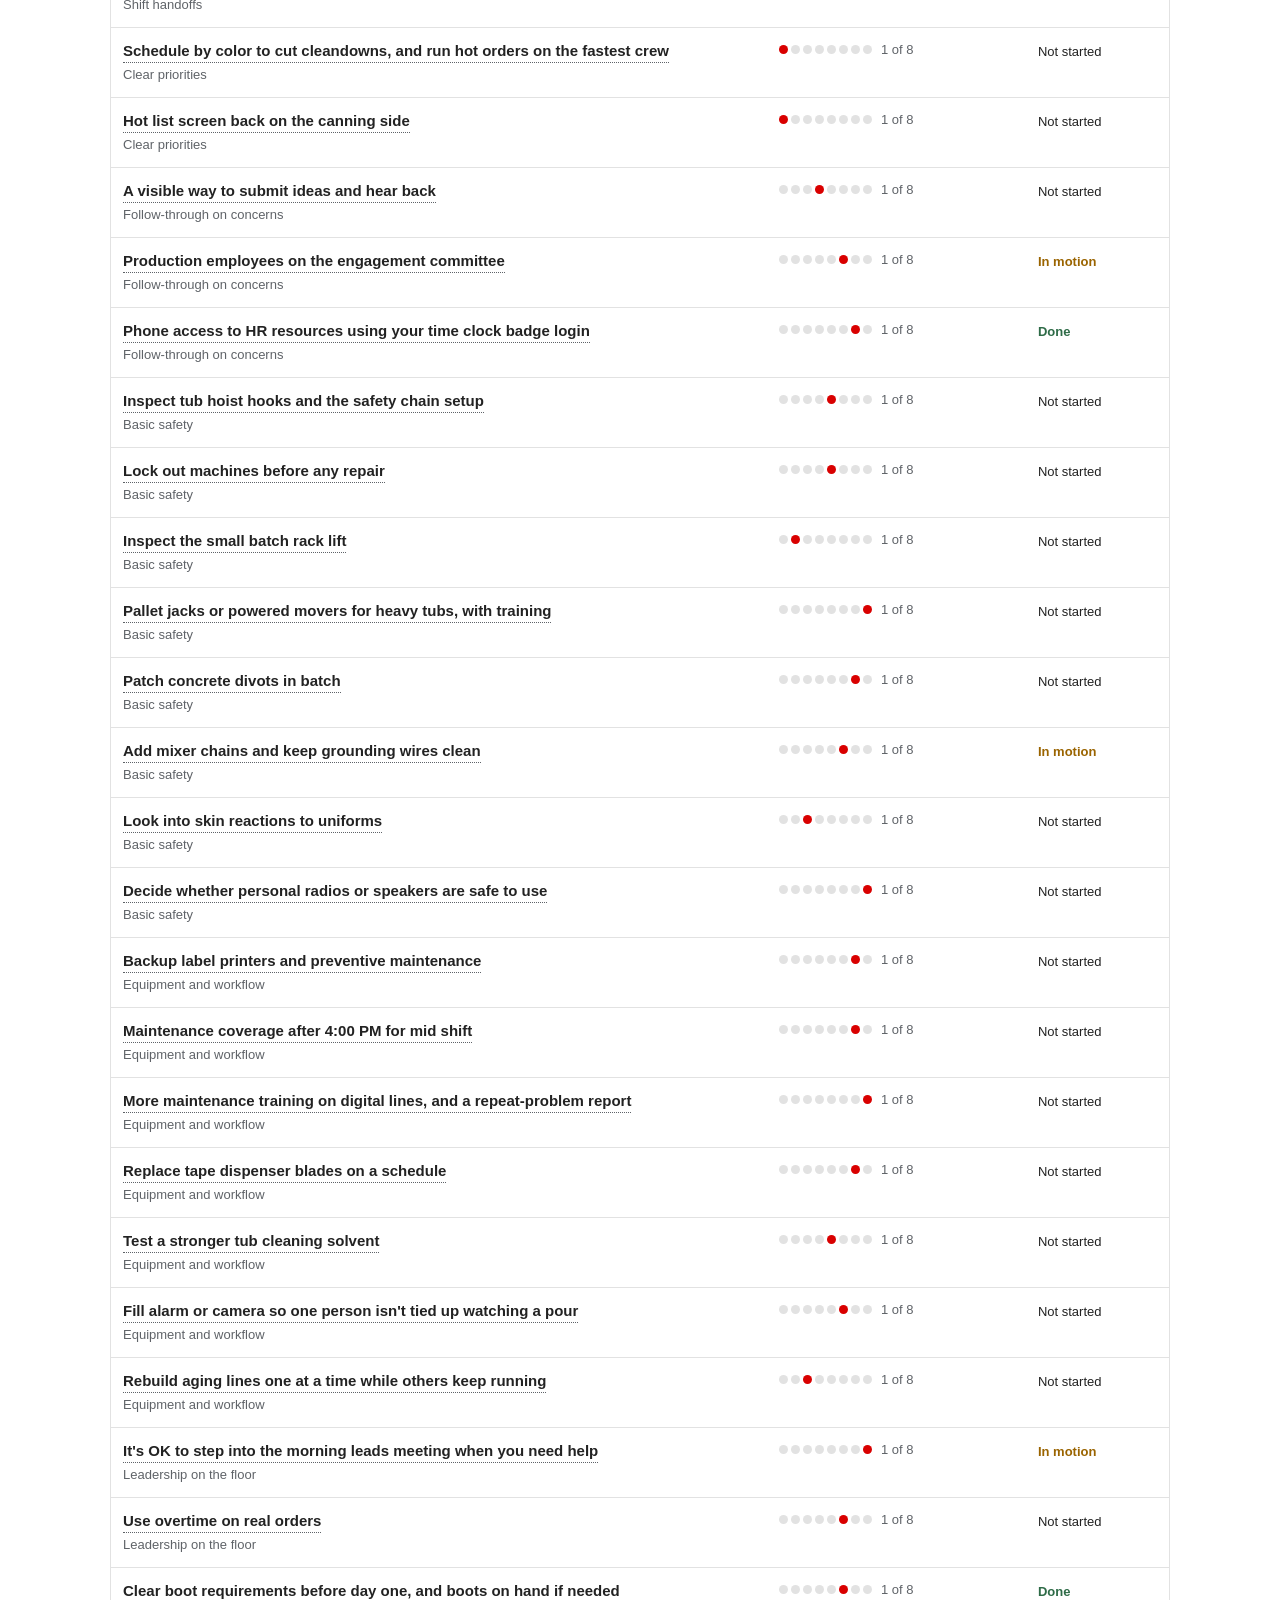
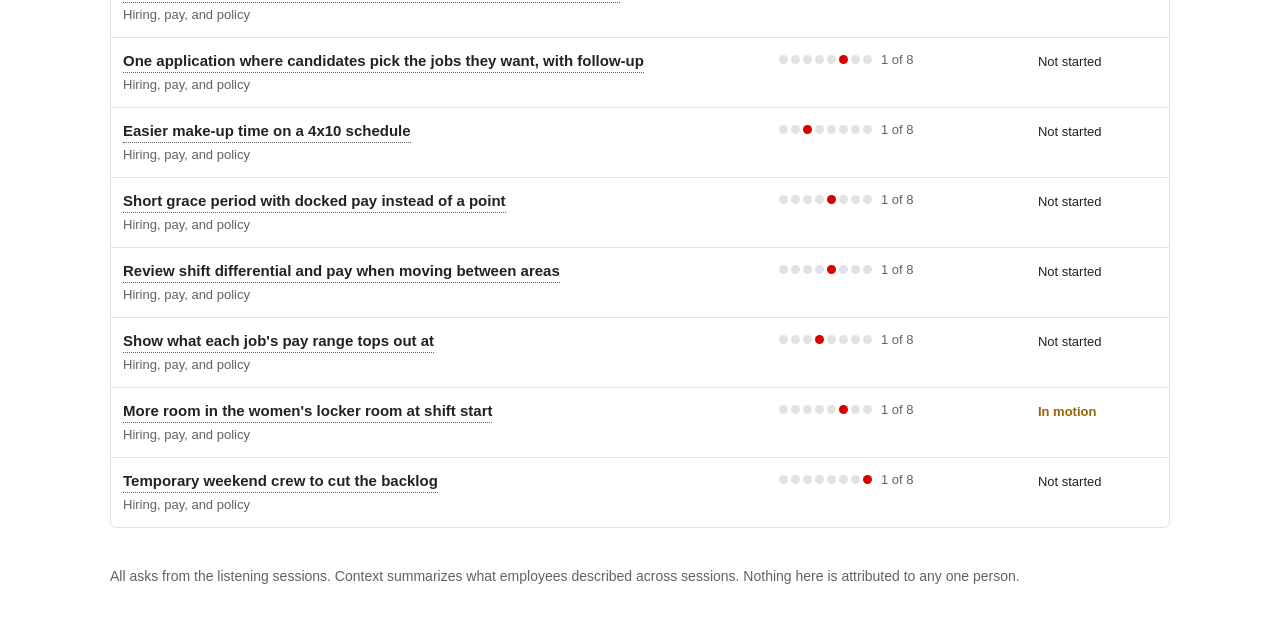
<file: asks.html>
<!doctype html>
<html lang="en">
<head>
<meta charset="utf-8">
<meta name="viewport" content="width=device-width, initial-scale=1, viewport-fit=cover">
<title>What employees asked for | Nazdar Learning</title>
<style>
:root{--red:#D90000;--red-dark:#A91623;--ink:#222;--muted:#5F6368;--line:#E2E2E2;--paper:#fff;--wash:#F6F6F6;--done:#2E6B47;--motion:#9A6400;--tip:#222;--tipink:#fff}
@media (prefers-color-scheme: dark){:root:not([data-theme="light"]){--ink:#ECECEC;--muted:#A8ABB0;--line:#3A3A3A;--paper:#1B1B1C;--wash:#242426;--done:#7BC79A;--motion:#E2B14F;--tip:#F2F2F2;--tipink:#1B1B1C}}
:root[data-theme="dark"]{--ink:#ECECEC;--muted:#A8ABB0;--line:#3A3A3A;--paper:#1B1B1C;--wash:#242426;--done:#7BC79A;--motion:#E2B14F;--tip:#F2F2F2;--tipink:#1B1B1C}
*{box-sizing:border-box}
:root{padding-top:env(safe-area-inset-top,0px);padding-bottom:env(safe-area-inset-bottom,0px)}
html{scroll-padding-top:env(safe-area-inset-top,0px)}
body{margin:0;background:var(--paper);color:var(--ink);font-family:Arial,"Helvetica Neue",Helvetica,sans-serif;font-size:16px;line-height:1.5}
.wrap{max-width:1100px;margin:0 auto;padding-left:20px;padding-right:20px}
header{border-bottom:4px solid var(--red)}
.top{display:flex;justify-content:space-between;align-items:center;gap:16px;padding-top:16px;padding-bottom:14px}
.top img{height:28px;display:block}
.top a.back{color:var(--red);font-size:15px}
h1{font-size:clamp(28px,4.5vw,44px);line-height:1.1;margin:32px 0 10px}
.lede{color:var(--muted);max-width:70ch;margin:0 0 24px;font-size:17px}
.controls{display:grid;grid-template-columns:2fr 1fr 1fr;gap:10px;margin-bottom:12px}
.controls label{display:flex;flex-direction:column;font-size:13px;color:var(--muted);gap:4px}
input,select,button{font:inherit;color:var(--ink)}
input[type=search],select{border:1px solid var(--line);background:var(--paper);border-radius:6px;padding:9px 10px;min-height:42px}
.bar{display:flex;justify-content:space-between;align-items:center;gap:12px;margin:0 0 10px;flex-wrap:wrap}
.count{color:var(--muted);font-size:14px}
.btn{border:1px solid var(--ink);background:var(--paper);border-radius:6px;padding:8px 14px;cursor:pointer;font-size:14px}
:focus-visible{outline:3px solid var(--red);outline-offset:2px}
.tablewrap{border:1px solid var(--line);border-radius:6px}
table{width:100%;border-collapse:collapse;font-size:15px}
th{text-align:left;font-size:13px;color:var(--muted);font-weight:400;padding:10px 12px;border-bottom:1px solid var(--line);background:var(--wash)}
td{padding:12px;border-bottom:1px solid var(--line);vertical-align:top}
tr:last-child td{border-bottom:0}
td.ask{position:relative;width:62%}
.askbtn{all:unset;cursor:pointer;font-weight:700;display:inline;border-bottom:1px dotted var(--muted)}
.askbtn:focus-visible{outline:3px solid var(--red);outline-offset:2px}
.area{display:block;color:var(--muted);font-size:13px;margin-top:2px}
.tip{display:none;position:absolute;left:12px;top:calc(100% - 6px);z-index:5;max-width:460px;background:var(--tip);color:var(--tipink);padding:10px 12px;border-radius:6px;font-size:14px;line-height:1.45;box-shadow:0 4px 14px rgba(0,0,0,.18)}
td.ask:hover .tip,td.ask:focus-within .tip,td.ask.open .tip{display:block}
.dots{display:flex;gap:3px;align-items:center;white-space:nowrap}
.dots i{width:9px;height:9px;border-radius:50%;background:var(--line)}
.dots i.on{background:var(--red)}
.dots em{font-style:normal;color:var(--muted);font-size:13px;margin-left:6px}
.status{font-size:13px;white-space:nowrap}
.status.done{color:var(--done);font-weight:700}
.status.motion{color:var(--motion);font-weight:700}
.empty{padding:28px;text-align:center;color:var(--muted)}
footer{padding-top:24px;padding-bottom:40px;color:var(--muted);font-size:14px}
@media (max-width:700px){
  .controls{grid-template-columns:1fr 1fr}
  .controls label:first-child{grid-column:1/-1}
  thead{display:none}
  table,tbody,tr,td{display:block;width:100%}
  tr{border-bottom:1px solid var(--line);padding:6px 0}
  td{border:0;padding:6px 12px}
  td.ask{width:auto}
  .tip{position:static;max-width:none;margin-top:8px;box-shadow:none}
  td.ask:hover .tip,td.ask:focus-within .tip{display:none}
  td.ask.open .tip{display:block}
}
@media print{.controls,.bar .btn,.tip{display:none}}
</style>
</head>
<body>
<header>
  <div class="wrap top">
    <a href="./"><img src="logo/nazdar.png" alt="Nazdar"></a>
    <a class="back" href="./">Back to the brief</a>
  </div>
</header>
<main class="wrap">
  <h1>What employees asked for</h1>
  <p class="lede">Every ask from the 2026 frontline listening sessions. Hover over an ask, or tap it on a phone, to see the context behind it.</p>
  <div class="controls">
    <label>Search<input type="search" id="q" placeholder="Try batteries, tubs, training"></label>
    <label>Area<select id="fArea"></select></label>
    <label>Status<select id="fStatus"></select></label>
  </div>
  <div class="bar">
    <div class="count" id="count" aria-live="polite"></div>
    <div><button class="btn" id="resetBtn" type="button">Clear filters</button> <button class="btn" id="csvBtn" type="button">Download CSV</button></div>
  </div>
  <div class="tablewrap">
    <table>
      <thead><tr><th scope="col">Ask</th><th scope="col">Sessions</th><th scope="col">Status</th></tr></thead>
      <tbody id="rows"></tbody>
    </table>
  </div>
</main>
<footer class="wrap">
  <p>All asks from the listening sessions. Context summarizes what employees described across sessions. Nothing here is attributed to any one person.</p>
</footer>
<script>
const SESSIONS=["Sep 22","Sep 29","Sep 30","Oct 1","Oct 5","Oct 7","Oct 8","Oct 13"];
const KEYS="abcdefgh";
const AREAS=["Training and qualification","Materials and planning","Shift handoffs","Clear priorities","Follow-through on concerns","Basic safety","Equipment and workflow","Leadership on the floor","Hiring, pay, and policy"];
const STATUSES=["Done","In motion","Not started"];
const ITEMS=[{"a": 0,"t": "Dedicated trainer in each area who is paid more","s": "abcdefgh","st": "Not started","c": "Every session raised it. Training often falls to whoever is free, usually with no extra pay and their own work still waiting. Several groups suggested one dedicated trainer per area."},{"a": 0,"t": "At least 30 days of training, with the trainer confirming readiness","s": "bdefgh","st": "Not started","c": "New hires described two or three days on a line, then working on their own. Employees suggested a full 30 days, with the trainer deciding when someone is ready."},{"a": 0,"t": "Hands-on final check instead of the tablet test","s": "cdfgh","st": "Not started","c": "Employees said the tablet test can be passed by guessing or retaking it. Watching someone do the job was seen as the real test."},{"a": 0,"t": "Train-the-trainer program using show, tell, do, review","s": "cdegh","st": "In motion","c": "Experienced employees described a show, tell, do, and review method from past employers, with a card the trainer signs as each skill is learned."},{"a": 0,"t": "Revive or replace the specialist program, with specialists doing training","s": "abcdefgh","st": "Not started","c": "Raised in every session. People signed up, waited, and heard little about why the program paused. Many see specialists as the natural trainers."},{"a": 0,"t": "Keep new hires on one line until they're comfortable","s": "abdgh","st": "Not started","c": "New hires are often moved to a new line every few days. Lines use different labels, bottles, and paperwork, so it's hard to get comfortable on any one."},{"a": 0,"t": "Procedures and troubleshooting guides posted at each machine","s": "de","st": "Not started","c": "Procedures live in Red Zone, but tablets are often dead or missing and videos may not load. Employees asked for simple guides posted where the work happens."},{"a": 0,"t": "Collect the first-week checklist and record training sign-off","s": "fg","st": "Not started","c": "A first-week checklist exists, but employees said it gets turned in and never comes back."},{"a": 0,"t": "Short preview video for each job","s": "cf","st": "Not started","c": "New hires said they didn't know what the work looked like until they started. A short video per job would show the heat, the gear, and the pace."},{"a": 0,"t": "Explain chemical safety at hire and in orientation","s": "bcfg","st": "Not started","c": "Some new hires left because no one explained how to handle the chemicals safely. Several employees said they first thought they'd be working with paint."},{"a": 0,"t": "More scanner, tablet, and Red Zone training for new hires","s": "cgh","st": "Not started","c": "Some new hires were afraid to use the scanner or tablet after hearing mistakes could lead to points. Others wanted more help with the computer side."},{"a": 0,"t": "One scanning rule on both shifts","s": "deh","st": "Not started","c": "One shift was told to scan out defective bottles and the other wasn't, which threw inventory off by hundreds of units."},{"a": 0,"t": "Trainers have at least a year of tenure","s": "g","st": "Not started","c": "Employees said trainers with only a few months on the job can't answer many of the questions new hires ask."},{"a": 0,"t": "A day shift specialist trains new mid shift hires for their first 2 to 3 weeks","s": "g","st": "Not started","c": "Mid shift has no manufacturing specialists. Employees suggested a day shift specialist spend the first few weeks with each new mid shift hire."},{"a": 0,"t": "Clarify what trainers are accountable for when a trainee makes a mistake","s": "h","st": "Not started","c": "Employees heard that trainers would be held responsible for their trainees' mistakes. With no extra pay, that makes people reluctant to train."},{"a": 0,"t": "Cross-training plan with refreshers so skills don't fade","s": "b","st": "Not started","c": "People cross-trained years ago have forgotten the work because they rarely use it. Some areas sit idle while others are short."},{"a": 1,"t": "Confirm materials are physically there before a batch starts","s": "abcdefgh","st": "Not started","c": "Raised in every session. Batches get started, then stall when the last ingredient isn't where the system says. Half-made batches can sit for days."},{"a": 1,"t": "Allocate materials when a ticket prints, and hold tickets that can't be filled","s": "ah","st": "Not started","c": "Tickets reach the floor before all materials are on hand. Employees noted the system is supposed to reserve materials when a ticket prints."},{"a": 1,"t": "Show whether material is pulled, in transit, or on site","s": "a","st": "Not started","c": "Material can show as available while it's still on a truck or in another building, so people search for something that isn't here yet."},{"a": 1,"t": "Scan materials back to their location, keep locations stable, and count regularly","s": "cdeh","st": "Not started","c": "Locations change often, and materials don't always get scanned to where they're put. Employees compared finding things to searching a big box store."},{"a": 1,"t": "Faster material handler response, with an estimated time","s": "abde","st": "Not started","c": "Waits for a restock ran from 30 minutes to over an hour in some sessions. Mid shift praised handlers who post an estimated arrival time."},{"a": 1,"t": "More forklift-licensed employees to obtain raw materials for batches","s": "df","st": "Not started","c": "Only licensed employees may drive a forklift, so people wait. Some who got their own materials to avoid long waits got in trouble for it."},{"a": 1,"t": "Coverage for weigh-ups, varnish, and powders so mills keep running","s": "cdfh","st": "In motion","c": "Some areas have only one trained person. When that person is out or overloaded, batches and mills wait. Employees said some gaps were flagged well ahead of time."},{"a": 1,"t": "Buy more tubs by size, including stainless","s": "ef","st": "Not started","c": "Batch makers wait for tubs, and finished product can sit in large tubs for weeks. Water-based batches rust tubs that aren't stainless."},{"a": 1,"t": "Follow up with suppliers on mixed lot numbers that shorten shelf life","s": "h","st": "Not started","c": "One shipment arrived in a single color with several lot numbers and shorter shelf life. Lots can't be mixed, so one order became several."},{"a": 1,"t": "Release tickets to match available equipment, and stagger the same batch type","s": "a","st": "Not started","c": "More tickets get released than there is equipment to run them, so whoever gets there first gets the mixer."},{"a": 2,"t": "Shift handoff checklist that both leads sign, with set cleanup times","s": "bcdefh","st": "Not started","c": "Both shifts say the other leaves batches on mixers, dirty areas, and unfinished work. Employees suggested set cleanup times and a short sign-off."},{"a": 2,"t": "Charge batteries, scan stock, and split orders before every shift ends","s": "befg","st": "Not started","c": "Day shift often arrives to dead scale batteries, stock that wasn't scanned, and orders that weren't split."},{"a": 2,"t": "Day and mid shift leads hold the shift change huddle together","s": "egh","st": "Not started","c": "Employees suggested leads from both shifts walk the lines together at shift change, covering paperwork, labels, and what's next."},{"a": 2,"t": "Lead-to-lead handoff note for anything left on a desk","s": "g","st": "Not started","c": "Items left on a desk at shift change often come with no explanation, so the next lead doesn't know what they're for."},{"a": 2,"t": "If you stop to photograph a hazard, fix it","s": "e","st": "In motion","c": "Employees described hazards being photographed to show the other shift left them, then left in place."},{"a": 2,"t": "Hold both shifts to the same rules","s": "abc","st": "Not started","c": "Each shift feels held to stricter standards than the other, from dress rules to cleanup."},{"a": 3,"t": "One hot list per shift that every area can see, so red folders mean real priority","s": "aef","st": "Not started","c": "Nearly every order ends up in a red folder, so no one can tell what's truly urgent. The hot list helps when it's posted where everyone can see it."},{"a": 3,"t": "Set priorities once per shift and limit mid-run switches","s": "aef","st": "Not started","c": "Orders get switched mid-run, which means stopping, cleaning, and setting up again. Sometimes the rushed order then sits."},{"a": 3,"t": "Share the day's must-ship orders at the morning meeting","s": "ah","st": "Not started","c": "Employees asked to hear the day's must-ship orders at the start of the shift, not near the end."},{"a": 3,"t": "Schedule by color to cut cleandowns, and run hot orders on the fastest crew","s": "a","st": "Not started","c": "Running similar colors back to back cuts cleanouts. Employees also suggested the fastest crew take the hot orders."},{"a": 3,"t": "Hot list screen back on the canning side","s": "a","st": "Not started","c": "A screen that showed the hot list was removed from the canning side."},{"a": 4,"t": "Report back to every participant on what's changing","s": "cdef","st": "In motion","c": "Several groups asked directly whether anything would come of these sessions."},{"a": 4,"t": "A visible way to submit ideas and hear back","s": "d","st": "Not started","c": "Employees said ideas often get \"We're handling it\" with no update afterward."},{"a": 4,"t": "Update internal applicants when a posting changes or is pulled","s": "df","st": "Not started","c": "Employees who applied for internal openings sometimes heard nothing for months, then learned the opening had been pulled."},{"a": 4,"t": "Production employees on the engagement committee","s": "f","st": "In motion","c": "Employees offered to help plan events and asked that production be represented."},{"a": 4,"t": "Communication wall with news, safety, and benefit QR codes","s": "adg","st": "In motion","c": "News often reaches the floor late or by word of mouth. Many floor employees don't use email or phones at work."},{"a": 4,"t": "Phone access to HR resources using your time clock badge login","s": "g","st": "Done","c": "Floor employees can now reach HR resources through QR codes using their time clock badge login."},{"a": 5,"t": "No one works alone where an injury would go unnoticed, including new hires on nights","s": "ah","st": "Not started","c": "Employees described people working alone, including new hires on nights, where an injury might go unnoticed."},{"a": 5,"t": "Inspect tub hoist hooks and the safety chain setup","s": "e","st": "Not started","c": "Hooks can slip when dumping heavy tubs, and the safety chain can pull the operator along with the tub."},{"a": 5,"t": "Lock out machines before any repair","s": "e","st": "Not started","c": "Some experienced employees fix machines while they're running, including machines with sharp blades."},{"a": 5,"t": "Inspect the small batch rack lift","s": "b","st": "Not started","c": "The lift at one rack has stalled with someone at the top."},{"a": 5,"t": "Review heat and new hire PPE before next summer","s": "bcdf","st": "Not started","c": "Summer heat drives early exits. Required new hire sleeves and aprons add to it, and ink or solvent on sweaty skin can cause reactions."},{"a": 5,"t": "Pallet jacks or powered movers for heavy tubs, with training","s": "h","st": "Not started","c": "Tubs weighing up to about 1,000 pounds are sometimes pushed by hand, often by several people pulled off their own work."},{"a": 5,"t": "Patch concrete divots in batch","s": "g","st": "Not started","c": "Divots in the floor in batch catch carts."},{"a": 5,"t": "Add mixer chains and keep grounding wires clean","s": "f","st": "In motion","c": "Some mixers lack chains, and dried chemical can coat grounding wires so they don't make good contact."},{"a": 5,"t": "Look into skin reactions to uniforms","s": "c","st": "Not started","c": "Some new hires break out from the uniforms, which adds to early discomfort."},{"a": 5,"t": "Decide whether personal radios or speakers are safe to use","s": "h","st": "Not started","c": "Employees asked whether a radio or personal speaker could be allowed. Safety would need to weigh in."},{"a": 6,"t": "Dedicated scale batteries and charging stations","s": "abfgh","st": "In motion","c": "People walk around looking for a charged battery, and there's no easy way to tell which ones are charged."},{"a": 6,"t": "Calibrate line scales and use the same increments on every line","s": "acg","st": "Not started","c": "Scales drift when fans blow on them, and lines use different increments, so the same product can weigh differently."},{"a": 6,"t": "Working tablets and chargers in every area, including mills","s": "bdh","st": "Not started","c": "Tablets go missing or won't charge, which cuts off access to tickets, procedures, and material requests."},{"a": 6,"t": "Backup label printers and preventive maintenance","s": "g","st": "Not started","c": "Two key label printers have no backup. When one failed, part of a hot order sat for days."},{"a": 6,"t": "Permanent fixes for the line 4 and line 5 labelers","s": "gh","st": "Not started","c": "Labelers on two lines keep breaking, so large orders get labeled by hand for weeks at a time."},{"a": 6,"t": "Maintenance coverage after 4:00 PM for mid shift","s": "g","st": "Not started","c": "Mid shift runs until midnight, but maintenance leaves around 4:00 PM. A breakdown can stall a line for the rest of the shift."},{"a": 6,"t": "More maintenance training on digital lines, and a repeat-problem report","s": "h","st": "Not started","c": "Some repairs on digital lines don't hold. A report on repeat problems would show which issues keep coming back."},{"a": 6,"t": "Replace tape dispenser blades on a schedule","s": "g","st": "Not started","c": "Dull tape dispenser blades rarely get replaced, and people aren't sure where the spares are kept."},{"a": 6,"t": "Restock tools by line, with a stocked toolbox per area","s": "abg","st": "Not started","c": "Tools disappear from boards and boxes, so people go line to line looking for basics like scrapers and wrenches."},{"a": 6,"t": "Test a stronger tub cleaning solvent","s": "e","st": "Not started","c": "Recycled cleaning solvent may be too weak to clean stained tubs, which can change batch colors. The smell causes headaches for some."},{"a": 6,"t": "Fill alarm or camera so one person isn't tied up watching a pour","s": "f","st": "Not started","c": "Some fills can't be left because they can overflow in seconds, so one person may stand by for hours."},{"a": 6,"t": "Rebuild aging lines one at a time while others keep running","s": "c","st": "Not started","c": "Some lines are held together with temporary fixes, and replacement parts can take months to arrive."},{"a": 6,"t": "Fix Red Zone line sensors and videos that won't load","s": "ad","st": "Not started","c": "Red Zone line sensors were down for weeks, and procedure videos often won't load."},{"a": 7,"t": "Leads know the work they lead, and work alongside the team when short","s": "bdegh","st": "Not started","c": "Employees in several sessions said some leads can't answer how-to questions about the work they oversee."},{"a": 7,"t": "Leads huddle together before the floor huddle and stay reachable after the morning meeting","s": "efh","st": "Not started","c": "Leads are in the morning meeting until about 8:45 or 9:00 AM, and problems wait until they're back."},{"a": 7,"t": "It's OK to step into the morning leads meeting when you need help","s": "h","st": "In motion","c": "Employees didn't know they could step into the morning leads meeting. HR has confirmed they can."},{"a": 7,"t": "Act on staffing gaps when they're first raised","s": "cf","st": "Not started","c": "Employees said gaps they flagged well in advance weren't addressed until the area was far behind."},{"a": 7,"t": "Recognize good work, especially during tough stretches","s": "def","st": "Not started","c": "Recognition tends to show up when output is high. Employees would value it during tough stretches too."},{"a": 7,"t": "Let trained volunteers help other areas, including half days on overtime","s": "abch","st": "Not started","c": "Willing volunteers have been told to stay in their own area or work a full day, even when their area had no work."},{"a": 7,"t": "Check coverage by area before approving time off","s": "eh","st": "Not started","c": "Time-off limits apply across a whole department, even when a separate area has its own coverage."},{"a": 7,"t": "Use overtime on real orders","s": "f","st": "Not started","c": "Overtime sometimes feels like busy work, such as repacks, rather than moving the backlog."},{"a": 8,"t": "$2 an hour manufacturing raise","s": "acdef","st": "Done","c": "Pay came up in most sessions. Manufacturing received a $2 an hour raise in October."},{"a": 8,"t": "Referral bonus doubled to $1,400","s": "fg","st": "Done","c": "The referral bonus doubled to $1,400, paid in two parts."},{"a": 8,"t": "Clear boot requirements before day one, and boots on hand if needed","s": "f","st": "Done","c": "A new hire was sent home on day one without safety boots. The first-day email now shows acceptable boots, and HR can provide a pair."},{"a": 8,"t": "One application where candidates pick the jobs they want, with follow-up","s": "f","st": "Not started","c": "Candidates applied for each job separately, and some heard nothing for weeks while postings refreshed."},{"a": 8,"t": "Tell new hires about overtime, dirt, hours, and break clock-outs before day one","s": "cf","st": "Not started","c": "New hires said they weren't told overtime is mandatory, how dirty the work gets, or that they must clock out for breaks."},{"a": 8,"t": "Realistic job preview: try the physical work and talk with employees on the tour","s": "acfh","st": "Not started","c": "Employees suggested letting candidates try the physical work, like pushing a tub, and hear about the job from the people doing it."},{"a": 8,"t": "Explain the attendance policy in person, and let employees see their own points","s": "cefg","st": "Not started","c": "Many believed the tardy grace period was longer than it is, or didn't know documentation can prevent a point. Employees also asked to see their own points."},{"a": 8,"t": "Attendance policy update for January 1","s": "abcdef","st": "In motion","c": "Attendance points came up in most sessions. An update to the policy is planned for January 1."},{"a": 8,"t": "Easier make-up time on a 4x10 schedule","s": "c","st": "Not started","c": "Making up time within the same week is harder on a four-day schedule."},{"a": 8,"t": "Short grace period with docked pay instead of a point","s": "e","st": "Not started","c": "One suggestion was a short grace period that docks pay but doesn't add a point."},{"a": 8,"t": "Review shift differential and pay when moving between areas","s": "e","st": "Not started","c": "Some day shift employees see the mid shift differential as unfair, and moving to another area can mean a pay cut."},{"a": 8,"t": "Honor commitments made to former Fuji employees","s": "bdeh","st": "Not started","c": "Employees who joined from Fuji said their experience and seniority weren't recognized, and some commitments made at the transition weren't kept."},{"a": 8,"t": "Quarterly bonus option","s": "ad","st": "Not started","c": "Some employees would prefer a smaller bonus each quarter over one annual payment."},{"a": 8,"t": "Show what each job's pay range tops out at","s": "d","st": "Not started","c": "Employees asked to know how high their job's pay can go, not just the starting rate."},{"a": 8,"t": "Hire and hold job fairs before the summer heat","s": "ce","st": "Not started","c": "People hired in peak heat often left quickly. Employees suggested hiring and job fairs in cooler months."},{"a": 8,"t": "Janitorial help, possibly on a crossover shift","s": "cf","st": "In motion","c": "Restrooms went uncleaned for days, and spills build up under racks. There's no dedicated janitor."},{"a": 8,"t": "More room in the women's locker room at shift start","s": "f","st": "In motion","c": "The women's locker room is too crowded at shift start, which can make people late."},{"a": 8,"t": "Temporary weekend crew to cut the backlog","s": "h","st": "Not started","c": "Employees suggested a temporary weekend crew to cut the backlog."},{"a": 8,"t": "A later or staggered start option","s": "bd","st": "Not started","c": "The 5:30 AM start works for many but keeps some candidates and referrals away."}];
const $=s=>document.querySelector(s);
const state={q:"",area:"",status:""};
$("#fArea").innerHTML='<option value="">All areas</option>'+AREAS.map((a,i)=>`<option value="${i}">${a}</option>`).join("");
$("#fStatus").innerHTML='<option value="">Any status</option>'+STATUSES.map(s=>`<option>${s}</option>`).join("");
const esc=s=>String(s).replace(/[&<>"]/g,c=>({"&":"&amp;","<":"&lt;",">":"&gt;",'"':"&quot;"}[c]));
function list(){
  return ITEMS.map((i,idx)=>({...i,idx})).filter(i=>
    (!state.q||(i.t+" "+i.c+" "+AREAS[i.a]).toLowerCase().includes(state.q))&&
    (state.area===""||i.a==state.area)&&
    (!state.status||i.st===state.status)
  ).sort((x,y)=>y.s.length-x.s.length||x.idx-y.idx);
}
function render(){
  const l=list();
  $("#count").textContent=`Showing ${l.length} of ${ITEMS.length} asks`;
  if(!l.length){$("#rows").innerHTML='<tr><td colspan="3" class="empty">No asks match these filters. Clear filters to see everything.</td></tr>';return}
  $("#rows").innerHTML=l.map(i=>{
    const dots=SESSIONS.map((s,k)=>`<i class="${i.s.includes(KEYS[k])?"on":""}" title="${s}"></i>`).join("");
    const sc=i.st==="Done"?"done":i.st==="In motion"?"motion":"";
    return `<tr><td class="ask"><button type="button" class="askbtn" aria-expanded="false" aria-describedby="tip${i.idx}">${esc(i.t)}</button><span class="area">${AREAS[i.a]}</span><span class="tip" role="tooltip" id="tip${i.idx}">${esc(i.c)}</span></td>
      <td><span class="dots" aria-label="Raised in ${i.s.length} of 8 sessions">${dots}<em>${i.s.length} of 8</em></span></td>
      <td><span class="status ${sc}">${i.st}</span></td></tr>`}).join("");
}
$("#rows").addEventListener("click",e=>{
  const b=e.target.closest(".askbtn"); if(!b)return;
  const td=b.closest("td"); const open=!td.classList.contains("open");
  document.querySelectorAll("td.ask.open").forEach(x=>{x.classList.remove("open");x.querySelector(".askbtn").setAttribute("aria-expanded","false")});
  if(open){td.classList.add("open");b.setAttribute("aria-expanded","true")}
});
document.addEventListener("keydown",e=>{if(e.key==="Escape"){document.querySelectorAll("td.ask.open").forEach(x=>x.classList.remove("open"));if(document.activeElement)document.activeElement.blur()}});
$("#q").addEventListener("input",e=>{state.q=e.target.value.trim().toLowerCase();render()});
$("#fArea").addEventListener("change",e=>{state.area=e.target.value;render()});
$("#fStatus").addEventListener("change",e=>{state.status=e.target.value;render()});
$("#resetBtn").addEventListener("click",()=>{state.q="";state.area="";state.status="";$("#q").value="";$("#fArea").value="";$("#fStatus").value="";render()});
$("#csvBtn").addEventListener("click",()=>{
  const head=["Ask","Area","Context","Sessions raised","Status"];
  const rows=list().map(i=>[i.t,AREAS[i.a],i.c,i.s.length,i.st]);
  const csv=[head,...rows].map(r=>r.map(v=>`"${String(v).replace(/"/g,'""')}"`).join(",")).join("\r\n");
  const a=document.createElement("a");a.href=URL.createObjectURL(new Blob([csv],{type:"text/csv"}));a.download="listening-session-asks.csv";a.click();URL.revokeObjectURL(a.href);
});
render();
</script>
</body>
</html>
</file>
<file: style.css>
/* Shared by index.html (leader brief) and asks.html (full ask list).
   Brand layer: Nazdar red, dark gray, logo. Dashboard layer: neutrals, status, area colors. Light mode only. */
:root {
  --red: #CF102D;          /* Brand. 5.58:1 on white. Fills, display */
  --red-ink: #A91623;      /* Brand. 7.43:1 on white. Brand text */
  --ink: #323E48;          /* Brand. 10.95:1 on white. Body text */
  --ink-2: #5E6873;        /* 5.9:1 on --page. Secondary text */
  --page: #F7F8F9; --surface: #FFFFFF; --line: #DDE1E5; --line-strong: #C3C9CF;
  --band: #323E48; --band-text: #FFFFFF; --band-dim: #C9D0D6; --band-accent: #F76B7B;
  --ok: #2E7D4F; --ok-bg: #EAF4EE; --warn: #8F530B; --warn-bg: #FDF3E3; --idle: #4E5862; --idle-bg: #EDEFF1;
  --focus: #007CBA;
  /* Area colors, checked for colorblind separation. */
  --a1: #2a78d6; --a2: #eb6834; --a3: #1baf7a; --a4: #eda100; --a5: #e87ba4; --a6: #008300; --a7: #4a3aa7; --a8: #e34948; --a9: #98A1AA;
  --font: Campton, Calibri, Arial, Helvetica, sans-serif; --r: 4px;
  color-scheme: light;
}
* { box-sizing: border-box; }
html { scroll-behavior: smooth; scroll-padding-top: 72px; }
@media (prefers-reduced-motion: reduce) { html { scroll-behavior: auto; } }
body { margin: 0; background: var(--page); color: var(--ink); font: 400 17px/1.55 var(--font); -webkit-font-smoothing: antialiased; }
h1, h2, h3 { line-height: 1.15; margin: 0; font-weight: 700; letter-spacing: -0.01em; }
h2 { font-size: clamp(24px, 3vw, 30px); }
p { margin: 0; }
a { color: var(--red-ink); text-underline-offset: 2px; }
:focus-visible { outline: 2px solid var(--focus); outline-offset: 2px; }
.wrap { max-width: 980px; margin: 0 auto; padding: 0 24px; }
.lede { color: var(--ink-2); max-width: 64ch; margin-top: 8px; }
.num { font-variant-numeric: tabular-nums; }
.sr { position: absolute; width: 1px; height: 1px; overflow: hidden; clip: rect(0 0 0 0); white-space: nowrap; }
.sw { display: inline-block; width: 10px; height: 10px; border-radius: 2px; margin-right: 8px; flex: none; }

.top { position: sticky; top: 0; z-index: 10; background: var(--surface); border-bottom: 1px solid var(--line); }
.top .wrap { display: flex; align-items: center; gap: 20px; height: 60px; }
.top img { height: 22px; width: auto; }
.top .right { margin-left: auto; display: flex; align-items: center; gap: 16px; }
.top .right a { font-size: 15px; color: var(--ink); text-decoration: none; }
.top .right a:hover { text-decoration: underline; }

section.block { padding: 48px 0; border-top: 1px solid var(--line); }
.head { margin-bottom: 22px; }

.st { font-size: 13px; font-weight: 700; padding: 2px 8px; border-radius: var(--r); white-space: nowrap; }
.st-done { color: var(--ok); background: var(--ok-bg); }
.st-motion { color: var(--warn); background: var(--warn-bg); }
.st-idle { color: var(--idle); background: var(--idle-bg); }
/* Underway badges carry their proof: hover or focus shows the quote. */
.proof { position: relative; cursor: help; text-decoration: underline dotted; text-underline-offset: 3px; }
.proof .tip { position: absolute; z-index: 20; left: 0; top: calc(100% + 8px); width: min(340px, 70vw); padding: 10px 12px; border-radius: var(--r); background: var(--ink); color: #FFFFFF; font-size: 14px; font-weight: 400; line-height: 1.45; text-align: left; white-space: normal; text-decoration: none; box-shadow: 0 6px 18px rgba(20, 25, 29, 0.25); opacity: 0; visibility: hidden; pointer-events: none; }
.proof .tip i { display: block; margin-top: 6px; font-style: normal; font-size: 13px; color: var(--band-dim); }
.proof:hover .tip, .proof:focus .tip { opacity: 1; visibility: visible; }

.btn { font: inherit; font-size: 15px; font-weight: 700; padding: 8px 14px; border-radius: var(--r); cursor: pointer; border: 1px solid var(--line-strong); background: var(--surface); color: var(--ink); text-decoration: none; display: inline-block; }
.btn.primary { background: var(--red); border-color: var(--red); color: #FFFFFF; }
.btn:active { transform: translateY(1px); }

footer { border-top: 1px solid var(--line); padding: 28px 0 44px; color: var(--ink-2); font-size: 15px; }

@media (max-width: 760px) {
  body { font-size: 16px; }
  .wrap { padding: 0 16px; }
  section.block { padding: 36px 0; }
}
</file>
